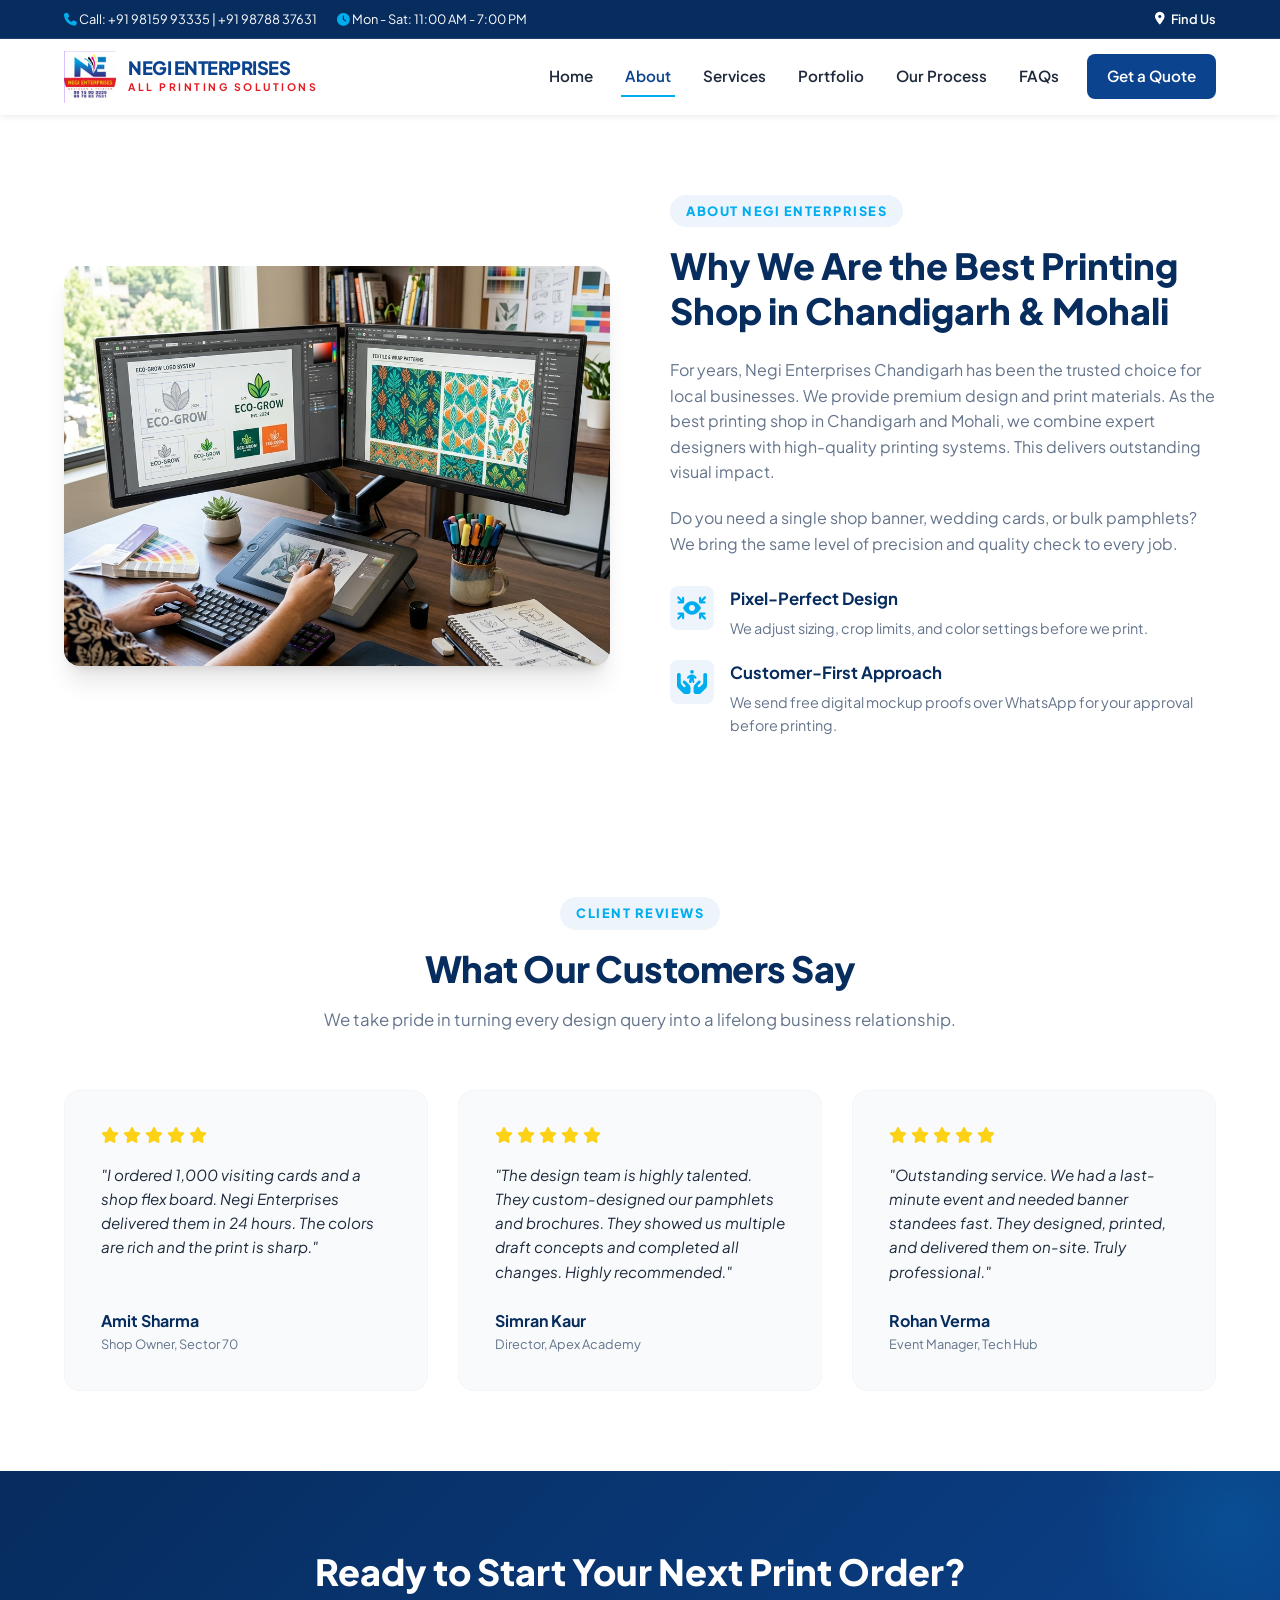
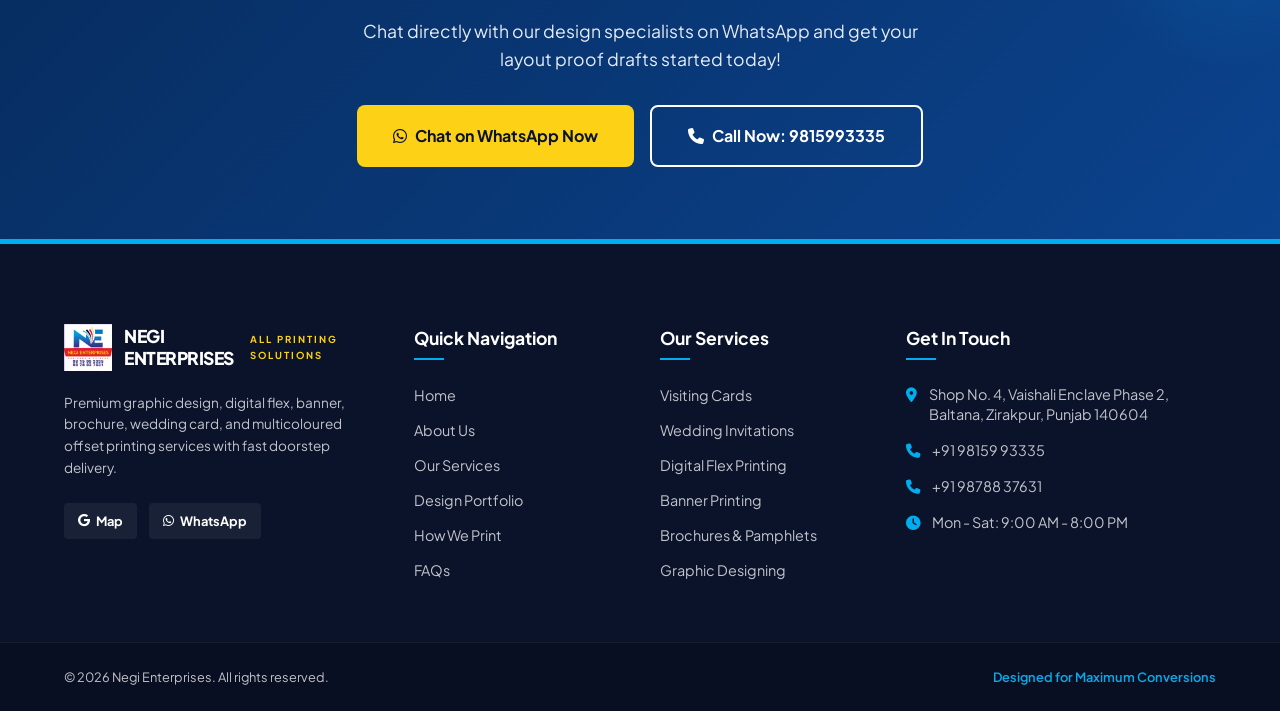
<file: about.html>
<!DOCTYPE html>
<html lang="en">
<head>
    <meta charset="UTF-8">
    <meta name="viewport" content="width=device-width, initial-scale=1.0">
    <title>About Us | Best Printing Shop in Chandigarh - Negi Enterprises</title>
    <link rel="icon" href="/assets/logo.ico?v=2" type="image/x-icon">
    <link rel="shortcut icon" href="/assets/logo.ico?v=2" type="image/x-icon">
    <link rel="icon" type="image/png" href="/assets/logo.png?v=2">
    
    <!-- SEO Meta Tags -->
    <meta name="description" content="About Negi Enterprises Chandigarh: The best printing shop in Chandigarh & Mohali. We offer premium graphic design, visiting cards, flex banners & offset press.">
    <meta name="keywords" content="best printing shop in chandigarh, Negi Enterprises Chandigarh, about negi enterprises, printing services mohali, graphic designers chandigarh, printing shop zirakpur">
    <meta name="author" content="Negi Enterprises">

    <!-- Open Graph / Facebook -->
    <meta property="og:type" content="website">
    <meta property="og:title" content="About Us | Best Printing Shop in Chandigarh - Negi Enterprises">
    <meta property="og:description" content="About Negi Enterprises Chandigarh: The best printing shop in Chandigarh & Mohali. We offer premium graphic design, visiting cards, flex banners & offset press.">
    <meta property="og:image" content="/assets/logo.png">

    <!-- Google Fonts -->
    <link rel="preconnect" href="https://fonts.googleapis.com">
    <link rel="preconnect" href="https://fonts.gstatic.com" crossorigin>
    <link href="https://fonts.googleapis.com/css2?family=Plus+Jakarta+Sans:wght@300;400;500;600;700;800&display=swap" rel="stylesheet">
    
    <!-- Font Awesome Icons -->
    <link rel="stylesheet" href="https://cdnjs.cloudflare.com/ajax/libs/font-awesome/6.4.0/css/all.min.css">
    
    <!-- Custom CSS -->
    <link rel="stylesheet" href="/index.css">
</head>
<body>

    <!-- Top Info Bar -->
    <div class="top-bar">
        <div class="container top-bar-content">
            <div class="top-info">
                <span><i class="fa-solid fa-phone"></i> Call: <a href="tel:+919815993335">+91 98159 93335</a> | <a href="tel:+919878837631">+91 98788 37631</a></span>
                <span><i class="fa-solid fa-clock"></i> Mon - Sat: 11:00 AM - 7:00 PM</span>
            </div>
            <div class="top-socials">
                <a href="https://maps.app.goo.gl/CUWKExjAv3d88imi9" target="_blank" aria-label="Find us on Google Maps"><i class="fa-solid fa-location-dot"></i> Find Us</a>
            </div>
        </div>
    </div>

    <!-- Header / Navbar -->
    <header class="header">
        <div class="container navbar">
            <a href="/" class="logo-area" aria-label="Negi Enterprises Home">
                <img src="/assets/logo.png" alt="Negi Enterprises Chandigarh Logo - Best printing shop in Chandigarh" class="logo-img">
                <div class="logo-text">
                    <span class="brand-name">NEGI ENTERPRISES</span>
                    <span class="brand-tagline">ALL PRINTING SOLUTIONS</span>
                </div>
            </a>

            <button class="menu-toggle" id="menuToggle" aria-label="Toggle Navigation Menu">
                <i class="fa-solid fa-bars-staggered"></i>
            </button>

            <nav class="nav-links" id="navLinks">
                <a href="/" class="nav-item">Home</a>
                <a href="/about" class="nav-item active">About</a>
                <a href="/services" class="nav-item">Services</a>
                <a href="/portfolio" class="nav-item">Portfolio</a>
                <a href="/process" class="nav-item">Our Process</a>
                <a href="/faqs" class="nav-item">FAQs</a>
                <a href="/contact" class="nav-item nav-cta">Get a Quote</a>
            </nav>
        </div>
    </header>

    <!-- Mobile Sticky Floating CTAs -->
    <div class="mobile-sticky-ctas">
        <a href="tel:+919815993335" class="sticky-btn sticky-call" aria-label="Call Now">
            <i class="fa-solid fa-phone"></i> Call Now
        </a>
        <a href="https://wa.me/919815993335?text=Hello%20Negi%20Enterprises%2C%20I%20am%20interested%20in%20your%20printing%20and%20design%20services.%20Please%20guide%20me." target="_blank" class="sticky-btn sticky-whatsapp" aria-label="Inquire on WhatsApp">
            <i class="fa-brands fa-whatsapp"></i> WhatsApp Now
        </a>
    </div>

    <main>
        <!-- About Us Section -->
        <section id="about" class="about-section" style="padding-top: 80px;">
            <div class="container about-grid">
                <div class="about-visual">
                    <img src="/assets/portfolio/graphic-design.png" alt="Graphic designing workspace setup at Negi Enterprises Chandigarh - best printing shop in Chandigarh" class="about-img">
                </div>
                <div class="about-content">
                    <span class="sub-heading">About Negi Enterprises</span>
                    <h1>Why We Are the Best Printing Shop in Chandigarh & Mohali</h1>
                    <p>For years, Negi Enterprises Chandigarh has been the trusted choice for local businesses. We provide premium design and print materials. As the best printing shop in Chandigarh and Mohali, we combine expert designers with high-quality printing systems. This delivers outstanding visual impact.</p>
                    
                    <p>Do you need a single shop banner, wedding cards, or bulk pamphlets? We bring the same level of precision and quality check to every job.</p>
                    
                    <div class="about-features">
                        <div class="about-feat-item">
                            <i class="fa-solid fa-arrows-to-eye"></i>
                            <div>
                                <h4>Pixel-Perfect Design</h4>
                                <p>We adjust sizing, crop limits, and color settings before we print.</p>
                            </div>
                        </div>
                        <div class="about-feat-item">
                            <i class="fa-solid fa-hands-holding-child"></i>
                            <div>
                                <h4>Customer-First Approach</h4>
                                <p>We send free digital mockup proofs over WhatsApp for your approval before printing.</p>
                            </div>
                        </div>
                    </div>
                </div>
            </div>
        </section>

        <!-- Testimonials Section -->
        <section class="testimonials-section">
            <div class="container">
                <div class="section-header text-center">
                    <span class="sub-heading">Client Reviews</span>
                    <h2>What Our Customers Say</h2>
                    <p class="section-description">We take pride in turning every design query into a lifelong business relationship.</p>
                </div>

                <div class="testimonials-grid">
                    <!-- Testimonial 1 -->
                    <div class="testimonial-card">
                        <div class="client-rating">
                            <i class="fa-solid fa-star"></i>
                            <i class="fa-solid fa-star"></i>
                            <i class="fa-solid fa-star"></i>
                            <i class="fa-solid fa-star"></i>
                            <i class="fa-solid fa-star"></i>
                        </div>
                        <p class="review-text">"I ordered 1,000 visiting cards and a shop flex board. Negi Enterprises delivered them in 24 hours. The colors are rich and the print is sharp."</p>
                        <div class="client-meta">
                            <h4>Amit Sharma</h4>
                            <p>Shop Owner, Sector 70</p>
                        </div>
                    </div>

                    <!-- Testimonial 2 -->
                    <div class="testimonial-card">
                        <div class="client-rating">
                            <i class="fa-solid fa-star"></i>
                            <i class="fa-solid fa-star"></i>
                            <i class="fa-solid fa-star"></i>
                            <i class="fa-solid fa-star"></i>
                            <i class="fa-solid fa-star"></i>
                        </div>
                        <p class="review-text">"The design team is highly talented. They custom-designed our pamphlets and brochures. They showed us multiple draft concepts and completed all changes. Highly recommended."</p>
                        <div class="client-meta">
                            <h4>Simran Kaur</h4>
                            <p>Director, Apex Academy</p>
                        </div>
                    </div>

                    <!-- Testimonial 3 -->
                    <div class="testimonial-card">
                        <div class="client-rating">
                            <i class="fa-solid fa-star"></i>
                            <i class="fa-solid fa-star"></i>
                            <i class="fa-solid fa-star"></i>
                            <i class="fa-solid fa-star"></i>
                            <i class="fa-solid fa-star"></i>
                        </div>
                        <p class="review-text">"Outstanding service. We had a last-minute event and needed banner standees fast. They designed, printed, and delivered them on-site. Truly professional."</p>
                        <div class="client-meta">
                            <h4>Rohan Verma</h4>
                            <p>Event Manager, Tech Hub</p>
                        </div>
                    </div>
                </div>
            </div>
        </section>

        <!-- Final CTA banner -->
        <section class="final-cta-section">
            <div class="container text-center">
                <h2>Ready to Start Your Next Print Order?</h2>
                <p>Chat directly with our design specialists on WhatsApp and get your layout proof drafts started today!</p>
                <div class="cta-actions">
                    <a href="https://wa.me/919815993335?text=Hello%20Negi%20Enterprises%2C%20I%20want%20to%20start%20a%20new%20printing%20order." target="_blank" class="btn btn-yellow btn-large">
                        <i class="fa-brands fa-whatsapp"></i> Chat on WhatsApp Now
                    </a>
                    <a href="tel:+919815993335" class="btn btn-outline-white btn-large">
                        <i class="fa-solid fa-phone"></i> Call Now: 9815993335
                    </a>
                </div>
            </div>
        </section>
    </main>

    <!-- Footer -->
    <footer class="footer">
        <div class="container footer-grid">
            <div class="footer-brand-col">
                <a href="/" class="logo-area">
                    <img src="/assets/logo.png" alt="Negi Enterprises Chandigarh Footer Logo - Best printing shop in Chandigarh" class="footer-logo">
                    <div class="footer-brand-name">NEGI ENTERPRISES</div>
                    <div class="footer-brand-tag">ALL PRINTING SOLUTIONS</div>
                </a>
                <p class="footer-desc">Premium graphic design, digital flex, banner, brochure, wedding card, and multicoloured offset printing services with fast doorstep delivery.</p>
                <div class="footer-social-links">
                    <a href="https://maps.app.goo.gl/CUWKExjAv3d88imi9" target="_blank" aria-label="Google Maps Business Location"><i class="fa-brands fa-google"></i> Map</a>
                    <a href="https://wa.me/919815993335" target="_blank" aria-label="WhatsApp Support Channel"><i class="fa-brands fa-whatsapp"></i> WhatsApp</a>
                </div>
            </div>

            <div class="footer-links-col">
                <h3>Quick Navigation</h3>
                <ul class="footer-links">
                    <li><a href="/">Home</a></li>
                    <li><a href="/about">About Us</a></li>
                    <li><a href="/services">Our Services</a></li>
                    <li><a href="/portfolio">Design Portfolio</a></li>
                    <li><a href="/process">How We Print</a></li>
                    <li><a href="/faqs">FAQs</a></li>
                </ul>
            </div>

            <div class="footer-links-col">
                <h3>Our Services</h3>
                <ul class="footer-links">
                    <li><a href="/services">Visiting Cards</a></li>
                    <li><a href="/services">Wedding Invitations</a></li>
                    <li><a href="/services">Digital Flex Printing</a></li>
                    <li><a href="/services">Banner Printing</a></li>
                    <li><a href="/services">Brochures & Pamphlets</a></li>
                    <li><a href="/services">Graphic Designing</a></li>
                </ul>
            </div>

            <div class="footer-contact-col">
                <h3>Get In Touch</h3>
                <ul class="footer-contact-info">
                    <li><i class="fa-solid fa-location-dot"></i>Shop No. 4, Vaishali Enclave Phase 2, Baltana, Zirakpur, Punjab 140604</li>
                    <li><i class="fa-solid fa-phone"></i> +91 98159 93335</li>
                    <li><i class="fa-solid fa-phone"></i> +91 98788 37631</li>
                    <li><i class="fa-solid fa-clock"></i> Mon - Sat: 9:00 AM - 8:00 PM</li>
                </ul>
            </div>
        </div>

        <div class="footer-bottom">
            <div class="container footer-bottom-content">
                <p>&copy; 2026 Negi Enterprises. All rights reserved.</p>
                <p class="designed-by">Designed for Maximum Conversions</p>
            </div>
        </div>
    </footer>

    <!-- Custom JS -->
    <script src="/index.js"></script>
</body>
</html>
</file>
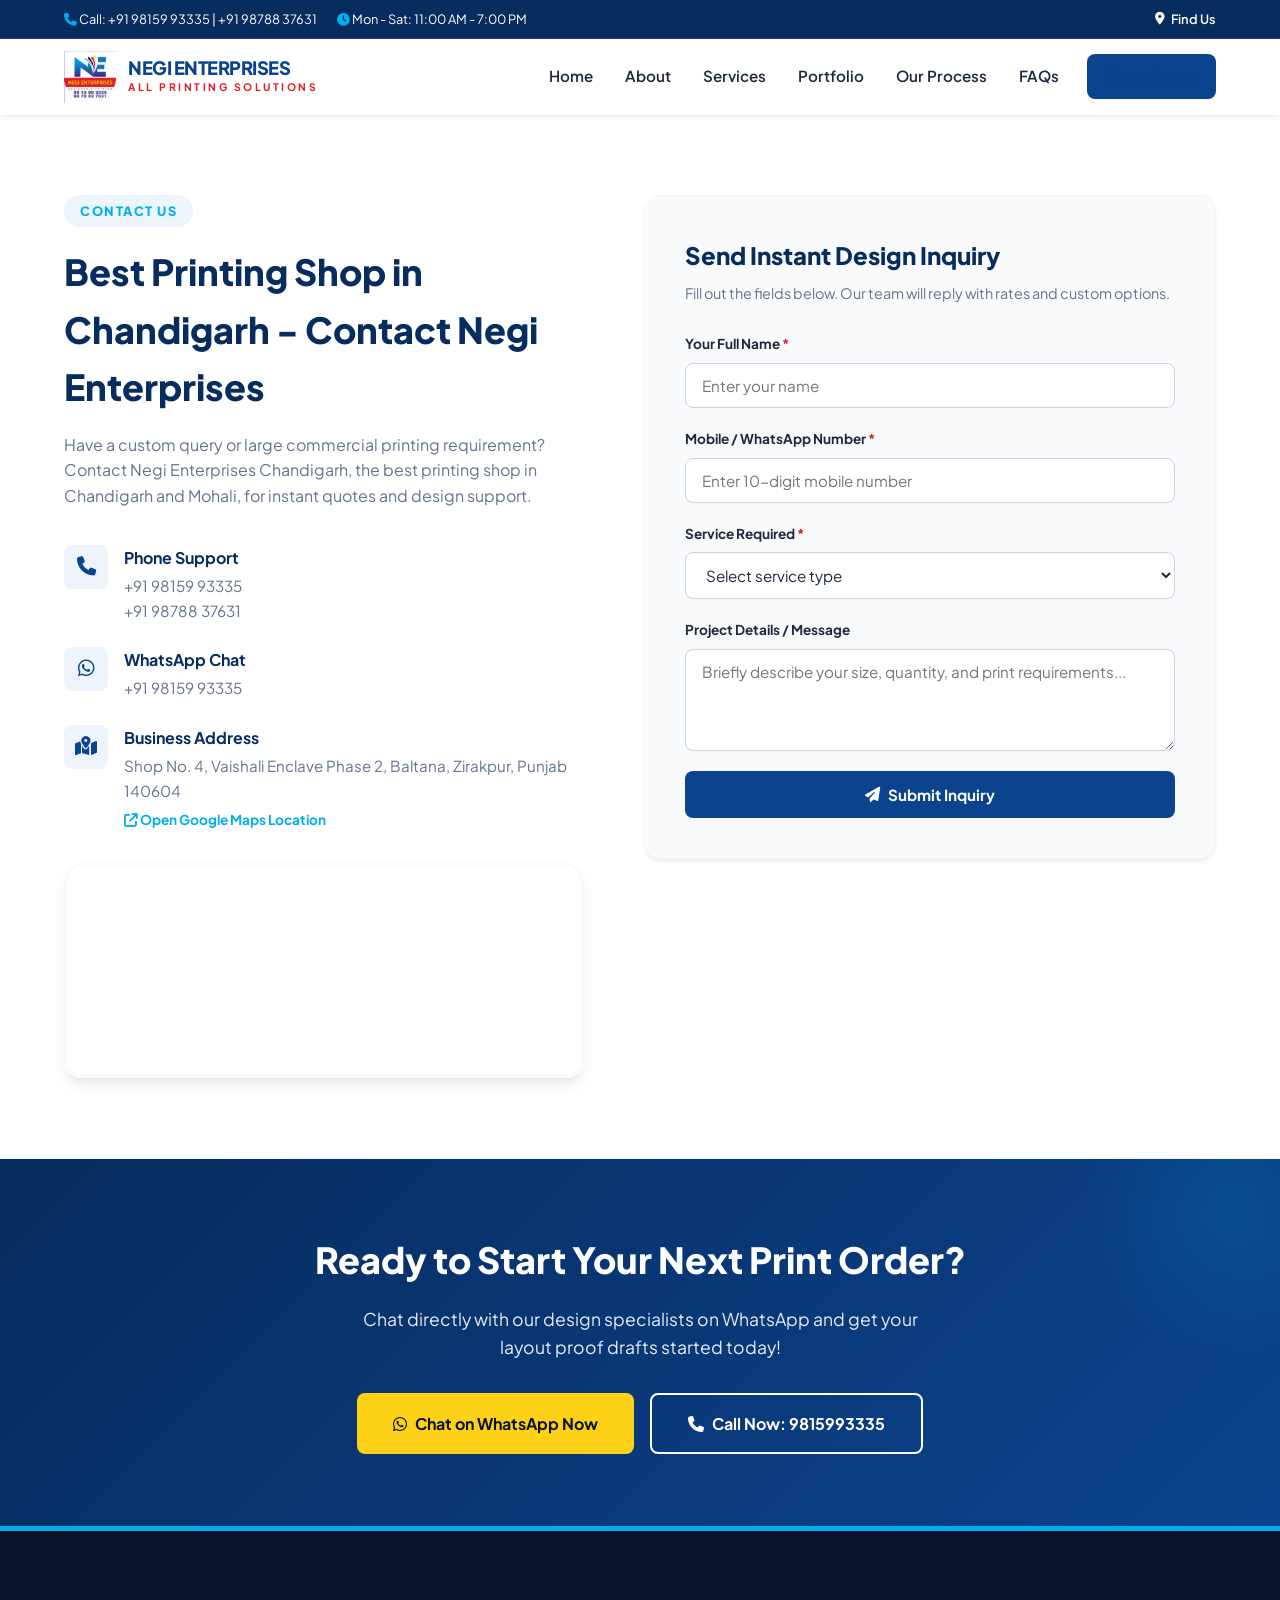
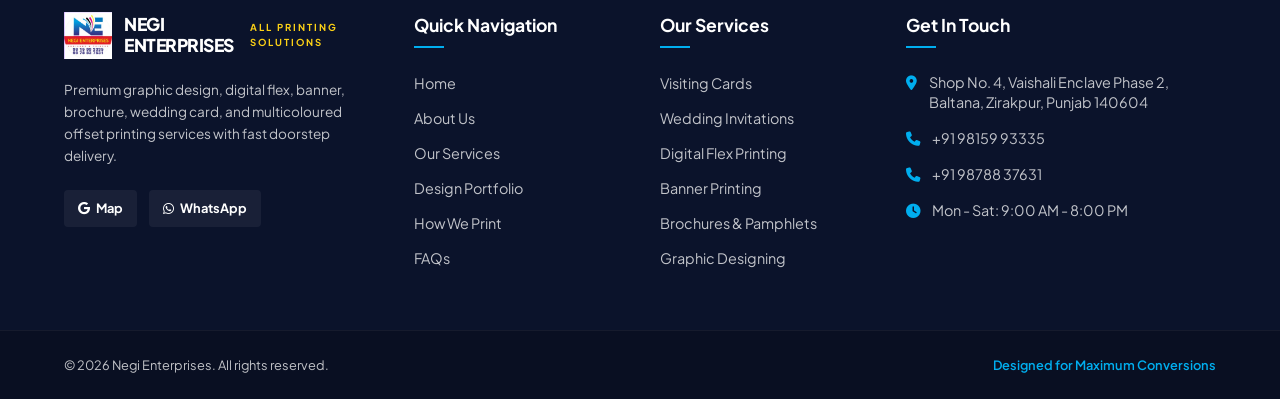
<file: contact.html>
<!DOCTYPE html>
<html lang="en">
<head>
    <meta charset="UTF-8">
    <meta name="viewport" content="width=device-width, initial-scale=1.0">
    <title>Contact Us & Get a Quote | Best Printing Shop in Chandigarh - Negi Enterprises</title>
    <link rel="icon" href="/assets/logo.ico?v=2" type="image/x-icon">
    <link rel="shortcut icon" href="/assets/logo.ico?v=2" type="image/x-icon">
    <link rel="icon" type="image/png" href="/assets/logo.png?v=2">
    
    <!-- SEO Meta Tags -->
    <meta name="description" content="Contact Negi Enterprises Chandigarh, the best printing shop in Chandigarh & Mohali. Get quotes for visiting cards, wedding cards, banners & offset prints.">
    <meta name="keywords" content="best printing shop in chandigarh, Negi Enterprises Chandigarh, contact printing shop, custom price quote, print shop zirakpur, business cards quote, flex banner quote mohali">
    <meta name="author" content="Negi Enterprises">

    <!-- Open Graph / Facebook -->
    <meta property="og:type" content="website">
    <meta property="og:title" content="Contact Us & Get a Quote | Best Printing Shop in Chandigarh - Negi Enterprises">
    <meta property="og:description" content="Contact Negi Enterprises Chandigarh, the best printing shop in Chandigarh & Mohali. Get quotes for visiting cards, wedding cards, banners & offset prints.">
    <meta property="og:image" content="/assets/logo.png">

    <!-- Google Fonts -->
    <link rel="preconnect" href="https://fonts.googleapis.com">
    <link rel="preconnect" href="https://fonts.gstatic.com" crossorigin>
    <link href="https://fonts.googleapis.com/css2?family=Plus+Jakarta+Sans:wght@300;400;500;600;700;800&display=swap" rel="stylesheet">
    
    <!-- Font Awesome Icons -->
    <link rel="stylesheet" href="https://cdnjs.cloudflare.com/ajax/libs/font-awesome/6.4.0/css/all.min.css">
    
    <!-- Custom CSS -->
    <link rel="stylesheet" href="/index.css">
</head>
<body>

    <!-- Top Info Bar -->
    <div class="top-bar">
        <div class="container top-bar-content">
            <div class="top-info">
                <span><i class="fa-solid fa-phone"></i> Call: <a href="tel:+919815993335">+91 98159 93335</a> | <a href="tel:+919878837631">+91 98788 37631</a></span>
                <span><i class="fa-solid fa-clock"></i> Mon - Sat: 11:00 AM - 7:00 PM</span>
            </div>
            <div class="top-socials">
                <a href="https://maps.app.goo.gl/CUWKExjAv3d88imi9" target="_blank" aria-label="Find us on Google Maps"><i class="fa-solid fa-location-dot"></i> Find Us</a>
            </div>
        </div>
    </div>

    <!-- Header / Navbar -->
    <header class="header">
        <div class="container navbar">
            <a href="/" class="logo-area" aria-label="Negi Enterprises Home">
                <img src="/assets/logo.png" alt="Negi Enterprises Chandigarh Logo - Best printing shop in Chandigarh" class="logo-img">
                <div class="logo-text">
                    <span class="brand-name">NEGI ENTERPRISES</span>
                    <span class="brand-tagline">ALL PRINTING SOLUTIONS</span>
                </div>
            </a>

            <button class="menu-toggle" id="menuToggle" aria-label="Toggle Navigation Menu">
                <i class="fa-solid fa-bars-staggered"></i>
            </button>

            <nav class="nav-links" id="navLinks">
                <a href="/" class="nav-item">Home</a>
                <a href="/about" class="nav-item">About</a>
                <a href="/services" class="nav-item">Services</a>
                <a href="/portfolio" class="nav-item">Portfolio</a>
                <a href="/process" class="nav-item">Our Process</a>
                <a href="/faqs" class="nav-item">FAQs</a>
                <a href="/contact" class="nav-item nav-cta active">Get a Quote</a>
            </nav>
        </div>
    </header>

    <!-- Mobile Sticky Floating CTAs -->
    <div class="mobile-sticky-ctas">
        <a href="tel:+919815993335" class="sticky-btn sticky-call" aria-label="Call Now">
            <i class="fa-solid fa-phone"></i> Call Now
        </a>
        <a href="https://wa.me/919815993335?text=Hello%20Negi%20Enterprises%2C%20I%20am%20interested%20in%20your%20printing%20and%20design%20services.%20Please%20guide%20me." target="_blank" class="sticky-btn sticky-whatsapp" aria-label="Inquire on WhatsApp">
            <i class="fa-brands fa-whatsapp"></i> WhatsApp Now
        </a>
    </div>

    <main>
        <!-- Contact Form & Map Section -->
        <section id="contact" class="contact-section" style="padding-top: 80px;">
            <div class="container contact-grid">
                <div class="contact-info-panel">
                    <span class="sub-heading">Contact Us</span>
                    <h1>Best Printing Shop in Chandigarh - Contact Negi Enterprises</h1>
                    <p>Have a custom query or large commercial printing requirement? Contact Negi Enterprises Chandigarh, the best printing shop in Chandigarh and Mohali, for instant quotes and design support.</p>
                    
                    <div class="contact-details-list">
                        <div class="c-info-item">
                            <div class="c-icon"><i class="fa-solid fa-phone"></i></div>
                            <div>
                                <h4>Phone Support</h4>
                                <p><a href="tel:+919815993335">+91 98159 93335</a></p>
                                <p><a href="tel:+919878837631">+91 98788 37631</a></p>
                            </div>
                        </div>

                        <div class="c-info-item">
                            <div class="c-icon"><i class="fa-brands fa-whatsapp"></i></div>
                            <div>
                                <h4>WhatsApp Chat</h4>
                                <p><a href="https://wa.me/919815993335?text=Hello%20Negi%20Enterprises%2C%20I%20have%20an%20urgent%20printing%20inquiry." target="_blank">+91 98159 93335</a></p>
                            </div>
                        </div>

                        <div class="c-info-item">
                            <div class="c-icon"><i class="fa-solid fa-map-location-dot"></i></div>
                            <div>
                                <h4>Business Address</h4>
                                <p>Shop No. 4, Vaishali Enclave Phase 2, Baltana, Zirakpur, Punjab 140604</p>
                                <p class="maps-hint"><a href="https://maps.app.goo.gl/CUWKExjAv3d88imi9" target="_blank"><i class="fa-solid fa-arrow-up-right-from-square"></i> Open Google Maps Location</a></p>
                            </div>
                        </div>
                    </div>

                    <!-- Small Map Embed Preview (using styled iframe mapping) -->
                    <div class="map-embed-wrapper">
                        <!-- Standard styled iframe referencing Baltana area for maps visual -->
                        <iframe 
                            src="https://www.google.com/maps/embed?pb=!1m14!1m8!1m3!1d21016.64896237625!2d76.8166566!3d30.6821262!3m2!1i1024!2i768!4f13.1!3m3!1m2!1s0x390fecaaa532eced%3A0xfe0d0b9819bdfbf6!2sNegi%20Enterprises%20FLEX%20BOARD%20%26%20PRINTING%20WORK!5e1!3m2!1sen!2sin!4v1781521837638!5m2!1sen!2sin" 
                            width="100%" 
                            height="200" 
                            style="border:0; border-radius:10px;" 
                            allowfullscreen="" 
                            loading="lazy" 
                            referrerpolicy="no-referrer-when-downgrade"
                            title="Negi Enterprises Google Map Location">
                        </iframe>
                    </div>
                </div>

                <div class="contact-form-panel">
                    <h3>Send Instant Design Inquiry</h3>
                    <p class="form-sub">Fill out the fields below. Our team will reply with rates and custom options.</p>
                    
                    <form id="quoteForm" class="quote-form">
                        <div class="form-group">
                            <label for="clientName">Your Full Name <span class="required">*</span></label>
                            <input type="text" id="clientName" placeholder="Enter your name" required>
                        </div>
                        
                        <div class="form-group">
                            <label for="clientPhone">Mobile / WhatsApp Number <span class="required">*</span></label>
                            <input type="tel" id="clientPhone" placeholder="Enter 10-digit mobile number" pattern="[0-9]{10}" required>
                        </div>

                        <div class="form-group">
                            <label for="serviceType">Service Required <span class="required">*</span></label>
                            <select id="serviceType" required>
                                <option value="" disabled selected>Select service type</option>
                                <option value="Visiting Cards">Visiting Cards Printing</option>
                                <option value="Wedding Cards">Wedding Cards Printing</option>
                                <option value="Digital Flex Banner">Digital Flex Banner Printing</option>
                                <option value="Pamphlets & Flyers">Pamphlets & Flyers Printing</option>
                                <option value="Brochures / Catalogues">Brochures & Catalogues</option>
                                <option value="Graphic Designing">Custom Graphic Designing</option>
                                <option value="Bulk Offset Printing">Bulk Offset Printing</option>
                                <option value="Rubber & Sun Stamps">Rubber & Sun Stamps</option>
                                <option value="Mug Printing">Mug Printing</option>
                                <option value="T-Shirt Sublimation">T-Shirt Sublimation Printing</option>
                                <option value="Passport Size Photo">Passport Size Photo</option>
                                <option value="Magazine & Booklets">Magazine & Booklets Printing</option>
                                <option value="Sign Boards & LED">Sign Boards & LED Displays</option>
                                <option value="Other Design/Print">Other Print/Design Services</option>
                            </select>
                        </div>

                        <div class="form-group">
                            <label for="clientMessage">Project Details / Message</label>
                            <textarea id="clientMessage" rows="4" placeholder="Briefly describe your size, quantity, and print requirements..."></textarea>
                        </div>

                        <button type="submit" class="btn btn-primary btn-block">
                            <i class="fa-solid fa-paper-plane"></i> Submit Inquiry
                        </button>
                    </form>
                </div>
            </div>
        </section>

        <!-- Final CTA banner -->
        <section class="final-cta-section">
            <div class="container text-center">
                <h2>Ready to Start Your Next Print Order?</h2>
                <p>Chat directly with our design specialists on WhatsApp and get your layout proof drafts started today!</p>
                <div class="cta-actions">
                    <a href="https://wa.me/919815993335?text=Hello%20Negi%20Enterprises%2C%20I%20want%20to%20start%20a%20new%20printing%20order." target="_blank" class="btn btn-yellow btn-large">
                        <i class="fa-brands fa-whatsapp"></i> Chat on WhatsApp Now
                    </a>
                    <a href="tel:+919815993335" class="btn btn-outline-white btn-large">
                        <i class="fa-solid fa-phone"></i> Call Now: 9815993335
                    </a>
                </div>
            </div>
        </section>
    </main>

    <!-- Footer -->
    <footer class="footer">
        <div class="container footer-grid">
            <div class="footer-brand-col">
                <a href="/" class="logo-area">
                    <img src="/assets/logo.png" alt="Negi Enterprises Chandigarh Footer Logo - Best printing shop in Chandigarh" class="footer-logo">
                    <div class="footer-brand-name">NEGI ENTERPRISES</div>
                    <div class="footer-brand-tag">ALL PRINTING SOLUTIONS</div>
                </a>
                <p class="footer-desc">Premium graphic design, digital flex, banner, brochure, wedding card, and multicoloured offset printing services with fast doorstep delivery.</p>
                <div class="footer-social-links">
                    <a href="https://maps.app.goo.gl/CUWKExjAv3d88imi9" target="_blank" aria-label="Google Maps Business Location"><i class="fa-brands fa-google"></i> Map</a>
                    <a href="https://wa.me/919815993335" target="_blank" aria-label="WhatsApp Support Channel"><i class="fa-brands fa-whatsapp"></i> WhatsApp</a>
                </div>
            </div>

            <div class="footer-links-col">
                <h3>Quick Navigation</h3>
                <ul class="footer-links">
                    <li><a href="/">Home</a></li>
                    <li><a href="/about">About Us</a></li>
                    <li><a href="/services">Our Services</a></li>
                    <li><a href="/portfolio">Design Portfolio</a></li>
                    <li><a href="/process">How We Print</a></li>
                    <li><a href="/faqs">FAQs</a></li>
                </ul>
            </div>

            <div class="footer-links-col">
                <h3>Our Services</h3>
                <ul class="footer-links">
                    <li><a href="/services">Visiting Cards</a></li>
                    <li><a href="/services">Wedding Invitations</a></li>
                    <li><a href="/services">Digital Flex Printing</a></li>
                    <li><a href="/services">Banner Printing</a></li>
                    <li><a href="/services">Brochures & Pamphlets</a></li>
                    <li><a href="/services">Graphic Designing</a></li>
                </ul>
            </div>

            <div class="footer-contact-col">
                <h3>Get In Touch</h3>
                <ul class="footer-contact-info">
                    <li><i class="fa-solid fa-location-dot"></i>Shop No. 4, Vaishali Enclave Phase 2, Baltana, Zirakpur, Punjab 140604</li>
                    <li><i class="fa-solid fa-phone"></i> +91 98159 93335</li>
                    <li><i class="fa-solid fa-phone"></i> +91 98788 37631</li>
                    <li><i class="fa-solid fa-clock"></i> Mon - Sat: 9:00 AM - 8:00 PM</li>
                </ul>
            </div>
        </div>

        <div class="footer-bottom">
            <div class="container footer-bottom-content">
                <p>&copy; 2026 Negi Enterprises. All rights reserved.</p>
                <p class="designed-by">Designed for Maximum Conversions</p>
            </div>
        </div>
    </footer>

    <!-- Form Success Modal Dialog -->
    <div class="modal-backdrop" id="successModal">
        <div class="modal-card">
            <div class="modal-icon"><i class="fa-solid fa-circle-check"></i></div>
            <h2>Inquiry Sent Successfully!</h2>
            <p>Thank you, <span id="modalClientName">Customer</span>. We have registered your print request for <strong id="modalServiceType">Service</strong>.</p>
            <p class="modal-redirect-hint">To speed up processing, click the button below to forward your details directly to our WhatsApp support team.</p>
            
            <div class="modal-actions">
                <button class="btn btn-whatsapp-modal" id="modalRedirectBtn">
                    <i class="fa-brands fa-whatsapp"></i> Chat on WhatsApp Now
                </button>
                <button class="btn btn-close-modal" id="modalCloseBtn">Close</button>
            </div>
        </div>
    </div>

    <!-- Custom JS -->
    <script src="/index.js"></script>
</body>
</html>
</file>
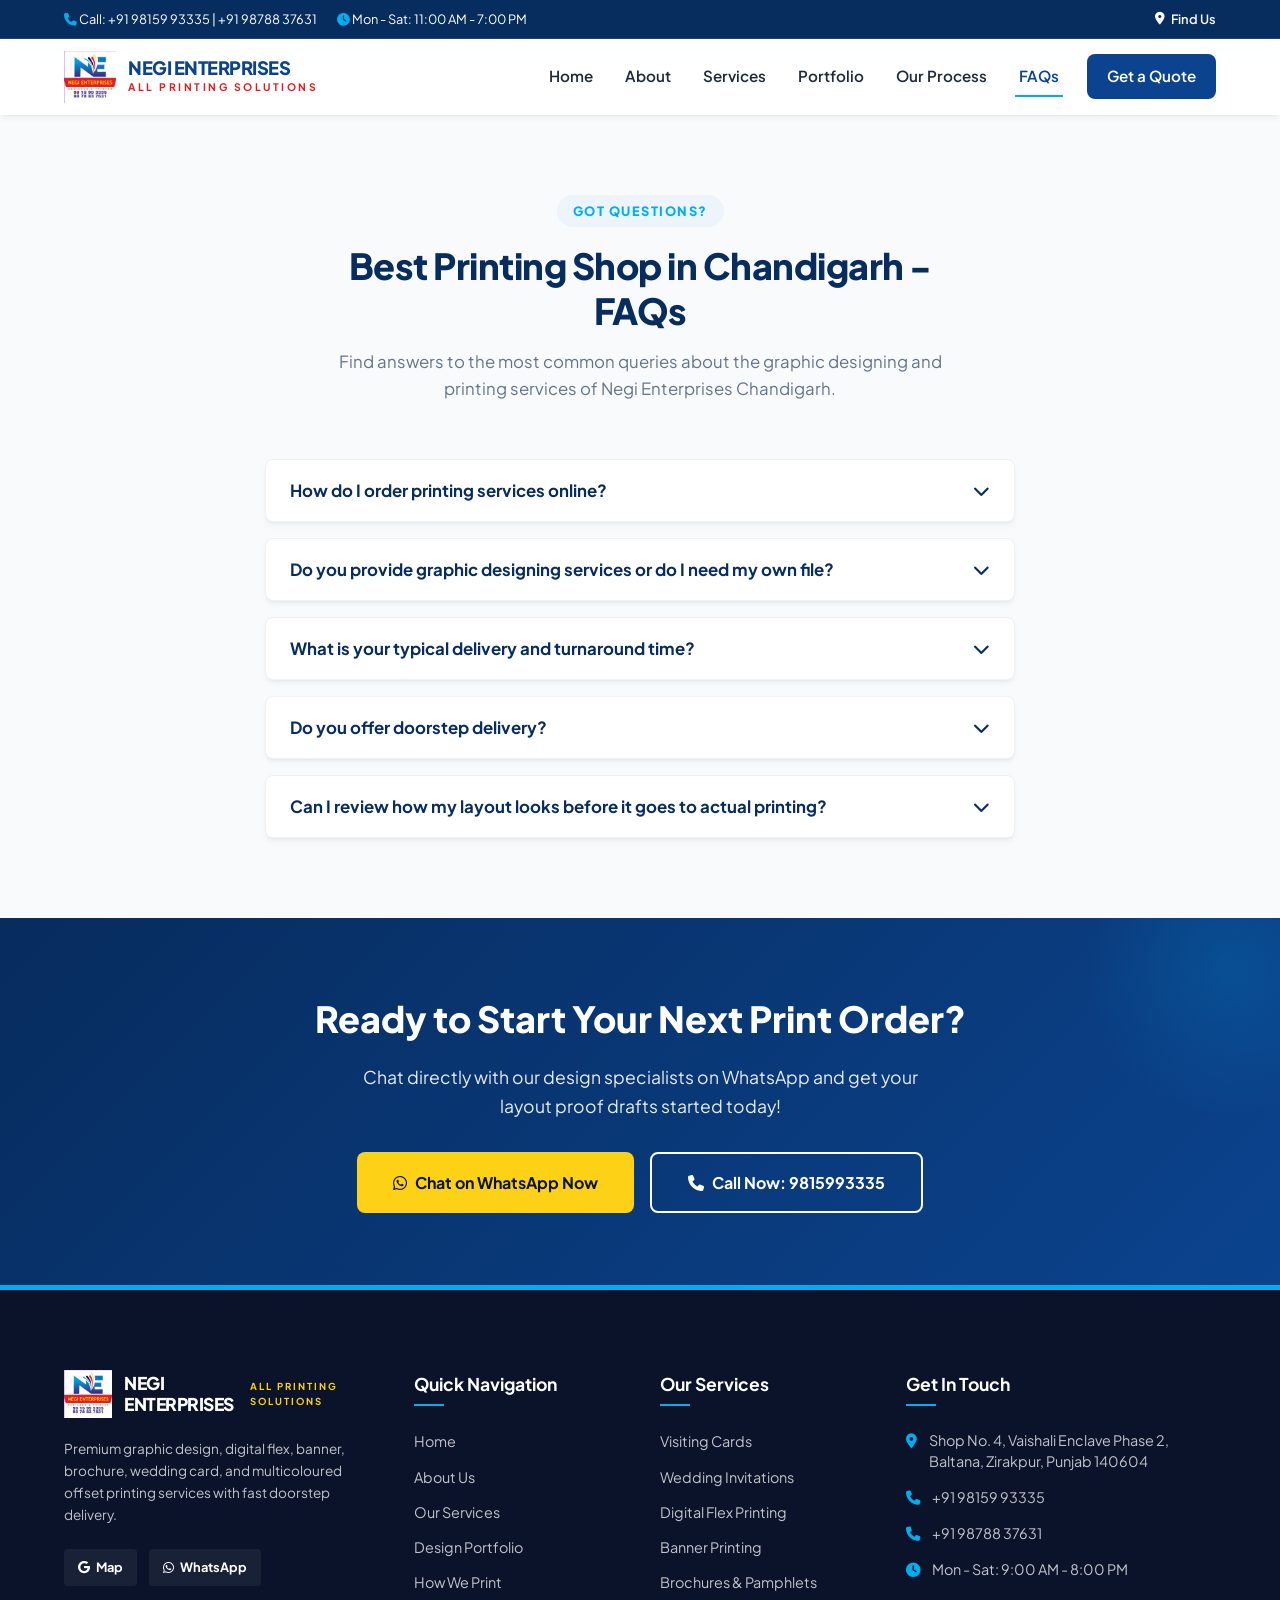
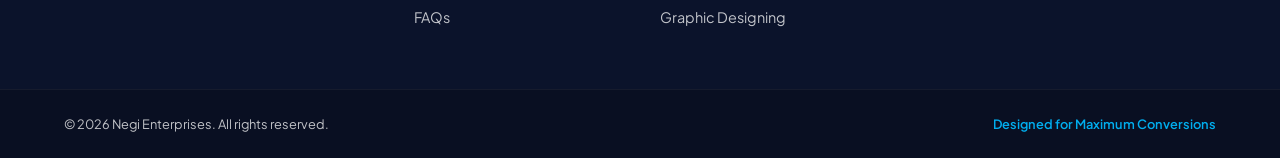
<file: faqs.html>
<!DOCTYPE html>
<html lang="en">
<head>
    <meta charset="UTF-8">
    <meta name="viewport" content="width=device-width, initial-scale=1.0">
    <title>FAQs | Best Printing Shop in Chandigarh - Negi Enterprises</title>
    <link rel="icon" href="/assets/logo.ico?v=2" type="image/x-icon">
    <link rel="shortcut icon" href="/assets/logo.ico?v=2" type="image/x-icon">
    <link rel="icon" type="image/png" href="/assets/logo.png?v=2">
    
    <!-- SEO Meta Tags -->
    <meta name="description" content="FAQs for Negi Enterprises Chandigarh: Get answers about our graphic design, digital flex banner printing, visiting cards, bulk offset press rates & delivery.">
    <meta name="keywords" content="best printing shop in chandigarh, Negi Enterprises Chandigarh, printing FAQs, graphic design turnaround, doorstep delivery mohali, draft proofs approval">
    <meta name="author" content="Negi Enterprises">

    <!-- Open Graph / Facebook -->
    <meta property="og:type" content="website">
    <meta property="og:title" content="FAQs | Best Printing Shop in Chandigarh - Negi Enterprises">
    <meta property="og:description" content="FAQs for Negi Enterprises Chandigarh: Get answers about our graphic design, digital flex banner printing, visiting cards, bulk offset press rates & delivery.">
    <meta property="og:image" content="/assets/logo.png">

    <!-- Google Fonts -->
    <link rel="preconnect" href="https://fonts.googleapis.com">
    <link rel="preconnect" href="https://fonts.gstatic.com" crossorigin>
    <link href="https://fonts.googleapis.com/css2?family=Plus+Jakarta+Sans:wght@300;400;500;600;700;800&display=swap" rel="stylesheet">
    
    <!-- Font Awesome Icons -->
    <link rel="stylesheet" href="https://cdnjs.cloudflare.com/ajax/libs/font-awesome/6.4.0/css/all.min.css">
    
    <!-- Custom CSS -->
    <link rel="stylesheet" href="/index.css">
</head>
<body>

    <!-- Top Info Bar -->
    <div class="top-bar">
        <div class="container top-bar-content">
            <div class="top-info">
                <span><i class="fa-solid fa-phone"></i> Call: <a href="tel:+919815993335">+91 98159 93335</a> | <a href="tel:+919878837631">+91 98788 37631</a></span>
                <span><i class="fa-solid fa-clock"></i> Mon - Sat: 11:00 AM - 7:00 PM</span>
            </div>
            <div class="top-socials">
                <a href="https://maps.app.goo.gl/CUWKExjAv3d88imi9" target="_blank" aria-label="Find us on Google Maps"><i class="fa-solid fa-location-dot"></i> Find Us</a>
            </div>
        </div>
    </div>

    <!-- Header / Navbar -->
    <header class="header">
        <div class="container navbar">
            <a href="/" class="logo-area" aria-label="Negi Enterprises Home">
                <img src="/assets/logo.png" alt="Negi Enterprises Chandigarh Logo - Best printing shop in Chandigarh" class="logo-img">
                <div class="logo-text">
                    <span class="brand-name">NEGI ENTERPRISES</span>
                    <span class="brand-tagline">ALL PRINTING SOLUTIONS</span>
                </div>
            </a>

            <button class="menu-toggle" id="menuToggle" aria-label="Toggle Navigation Menu">
                <i class="fa-solid fa-bars-staggered"></i>
            </button>

            <nav class="nav-links" id="navLinks">
                <a href="/" class="nav-item">Home</a>
                <a href="/about" class="nav-item">About</a>
                <a href="/services" class="nav-item">Services</a>
                <a href="/portfolio" class="nav-item">Portfolio</a>
                <a href="/process" class="nav-item">Our Process</a>
                <a href="/faqs" class="nav-item active">FAQs</a>
                <a href="/contact" class="nav-item nav-cta">Get a Quote</a>
            </nav>
        </div>
    </header>

    <!-- Mobile Sticky Floating CTAs -->
    <div class="mobile-sticky-ctas">
        <a href="tel:+919815993335" class="sticky-btn sticky-call" aria-label="Call Now">
            <i class="fa-solid fa-phone"></i> Call Now
        </a>
        <a href="https://wa.me/919815993335?text=Hello%20Negi%20Enterprises%2C%20I%20am%20interested%20in%20your%20printing%20and%20design%20services.%20Please%20guide%20me." target="_blank" class="sticky-btn sticky-whatsapp" aria-label="Inquire on WhatsApp">
            <i class="fa-brands fa-whatsapp"></i> WhatsApp Now
        </a>
    </div>

    <main>
        <!-- FAQ Section -->
        <section id="faqs" class="faq-section" style="padding-top: 80px;">
            <div class="container">
                <div class="section-header text-center">
                    <span class="sub-heading">Got Questions?</span>
                    <h1>Best Printing Shop in Chandigarh - FAQs</h1>
                    <p class="section-description">Find answers to the most common queries about the graphic designing and printing services of Negi Enterprises Chandigarh.</p>
                </div>

                <div class="faq-accordion">
                    <!-- FAQ 1 -->
                    <div class="faq-item">
                        <button class="faq-question">
                            <span>How do I order printing services online?</span>
                            <span class="faq-icon"><i class="fa-solid fa-chevron-down"></i></span>
                        </button>
                        <div class="faq-answer">
                            <p>It is simple. Click any WhatsApp button to chat with us or fill out our form. Tell us the items you need, share sizes, and our team will quote rates. We start design layouts immediately.</p>
                        </div>
                    </div>

                    <!-- FAQ 2 -->
                    <div class="faq-item">
                        <button class="faq-question">
                            <span>Do you provide graphic designing services or do I need my own file?</span>
                            <span class="faq-icon"><i class="fa-solid fa-chevron-down"></i></span>
                        </button>
                        <div class="faq-answer">
                            <p>We do both. If you have design files, we check the quality for free and print them. If you do not have a design, our designers will build a custom layout for you.</p>
                        </div>
                    </div>

                    <!-- FAQ 3 -->
                    <div class="faq-item">
                        <button class="faq-question">
                            <span>What is your typical delivery and turnaround time?</span>
                            <span class="faq-icon"><i class="fa-solid fa-chevron-down"></i></span>
                        </button>
                        <div class="faq-answer">
                            <p>Digital Flex and Banner printing take 12 to 24 hours. Visiting Cards and offset items take 2 to 4 working days. This depends on quantity and styles.</p>
                        </div>
                    </div>

                    <!-- FAQ 4 -->
                    <div class="faq-item">
                        <button class="faq-question">
                            <span>Do you offer doorstep delivery?</span>
                            <span class="faq-icon"><i class="fa-solid fa-chevron-down"></i></span>
                        </button>
                        <div class="faq-answer">
                            <p>Yes. We offer doorstep delivery across Mohali, Chandigarh, and near areas. For bulk orders outside our zone, we use local courier services.</p>
                        </div>
                    </div>

                    <!-- FAQ 5 -->
                    <div class="faq-item">
                        <button class="faq-question">
                            <span>Can I review how my layout looks before it goes to actual printing?</span>
                            <span class="faq-icon"><i class="fa-solid fa-chevron-down"></i></span>
                        </button>
                        <div class="faq-answer">
                            <p>Absolutely. We never print without your greenlight. Once we complete the layout, we send digital proofs via WhatsApp or email. Printing starts after your approval.</p>
                        </div>
                    </div>
                </div>
            </div>
        </section>

        <!-- Final CTA banner -->
        <section class="final-cta-section">
            <div class="container text-center">
                <h2>Ready to Start Your Next Print Order?</h2>
                <p>Chat directly with our design specialists on WhatsApp and get your layout proof drafts started today!</p>
                <div class="cta-actions">
                    <a href="https://wa.me/919815993335?text=Hello%20Negi%20Enterprises%2C%20I%20want%20to%20start%20a%20new%20printing%20order." target="_blank" class="btn btn-yellow btn-large">
                        <i class="fa-brands fa-whatsapp"></i> Chat on WhatsApp Now
                    </a>
                    <a href="tel:+919815993335" class="btn btn-outline-white btn-large">
                        <i class="fa-solid fa-phone"></i> Call Now: 9815993335
                    </a>
                </div>
            </div>
        </section>
    </main>

    <!-- Footer -->
    <footer class="footer">
        <div class="container footer-grid">
            <div class="footer-brand-col">
                <a href="/" class="logo-area">
                    <img src="/assets/logo.png" alt="Negi Enterprises Chandigarh Footer Logo - Best printing shop in Chandigarh" class="footer-logo">
                    <div class="footer-brand-name">NEGI ENTERPRISES</div>
                    <div class="footer-brand-tag">ALL PRINTING SOLUTIONS</div>
                </a>
                <p class="footer-desc">Premium graphic design, digital flex, banner, brochure, wedding card, and multicoloured offset printing services with fast doorstep delivery.</p>
                <div class="footer-social-links">
                    <a href="https://maps.app.goo.gl/CUWKExjAv3d88imi9" target="_blank" aria-label="Google Maps Business Location"><i class="fa-brands fa-google"></i> Map</a>
                    <a href="https://wa.me/919815993335" target="_blank" aria-label="WhatsApp Support Channel"><i class="fa-brands fa-whatsapp"></i> WhatsApp</a>
                </div>
            </div>

            <div class="footer-links-col">
                <h3>Quick Navigation</h3>
                <ul class="footer-links">
                    <li><a href="/">Home</a></li>
                    <li><a href="/about">About Us</a></li>
                    <li><a href="/services">Our Services</a></li>
                    <li><a href="/portfolio">Design Portfolio</a></li>
                    <li><a href="/process">How We Print</a></li>
                    <li><a href="/faqs">FAQs</a></li>
                </ul>
            </div>

            <div class="footer-links-col">
                <h3>Our Services</h3>
                <ul class="footer-links">
                    <li><a href="/services">Visiting Cards</a></li>
                    <li><a href="/services">Wedding Invitations</a></li>
                    <li><a href="/services">Digital Flex Printing</a></li>
                    <li><a href="/services">Banner Printing</a></li>
                    <li><a href="/services">Brochures & Pamphlets</a></li>
                    <li><a href="/services">Graphic Designing</a></li>
                </ul>
            </div>

            <div class="footer-contact-col">
                <h3>Get In Touch</h3>
                <ul class="footer-contact-info">
                    <li><i class="fa-solid fa-location-dot"></i>Shop No. 4, Vaishali Enclave Phase 2, Baltana, Zirakpur, Punjab 140604</li>
                    <li><i class="fa-solid fa-phone"></i> +91 98159 93335</li>
                    <li><i class="fa-solid fa-phone"></i> +91 98788 37631</li>
                    <li><i class="fa-solid fa-clock"></i> Mon - Sat: 9:00 AM - 8:00 PM</li>
                </ul>
            </div>
        </div>

        <div class="footer-bottom">
            <div class="container footer-bottom-content">
                <p>&copy; 2026 Negi Enterprises. All rights reserved.</p>
                <p class="designed-by">Designed for Maximum Conversions</p>
            </div>
        </div>
    </footer>

    <!-- Custom JS -->
    <script src="/index.js"></script>
</body>
</html>
</file>
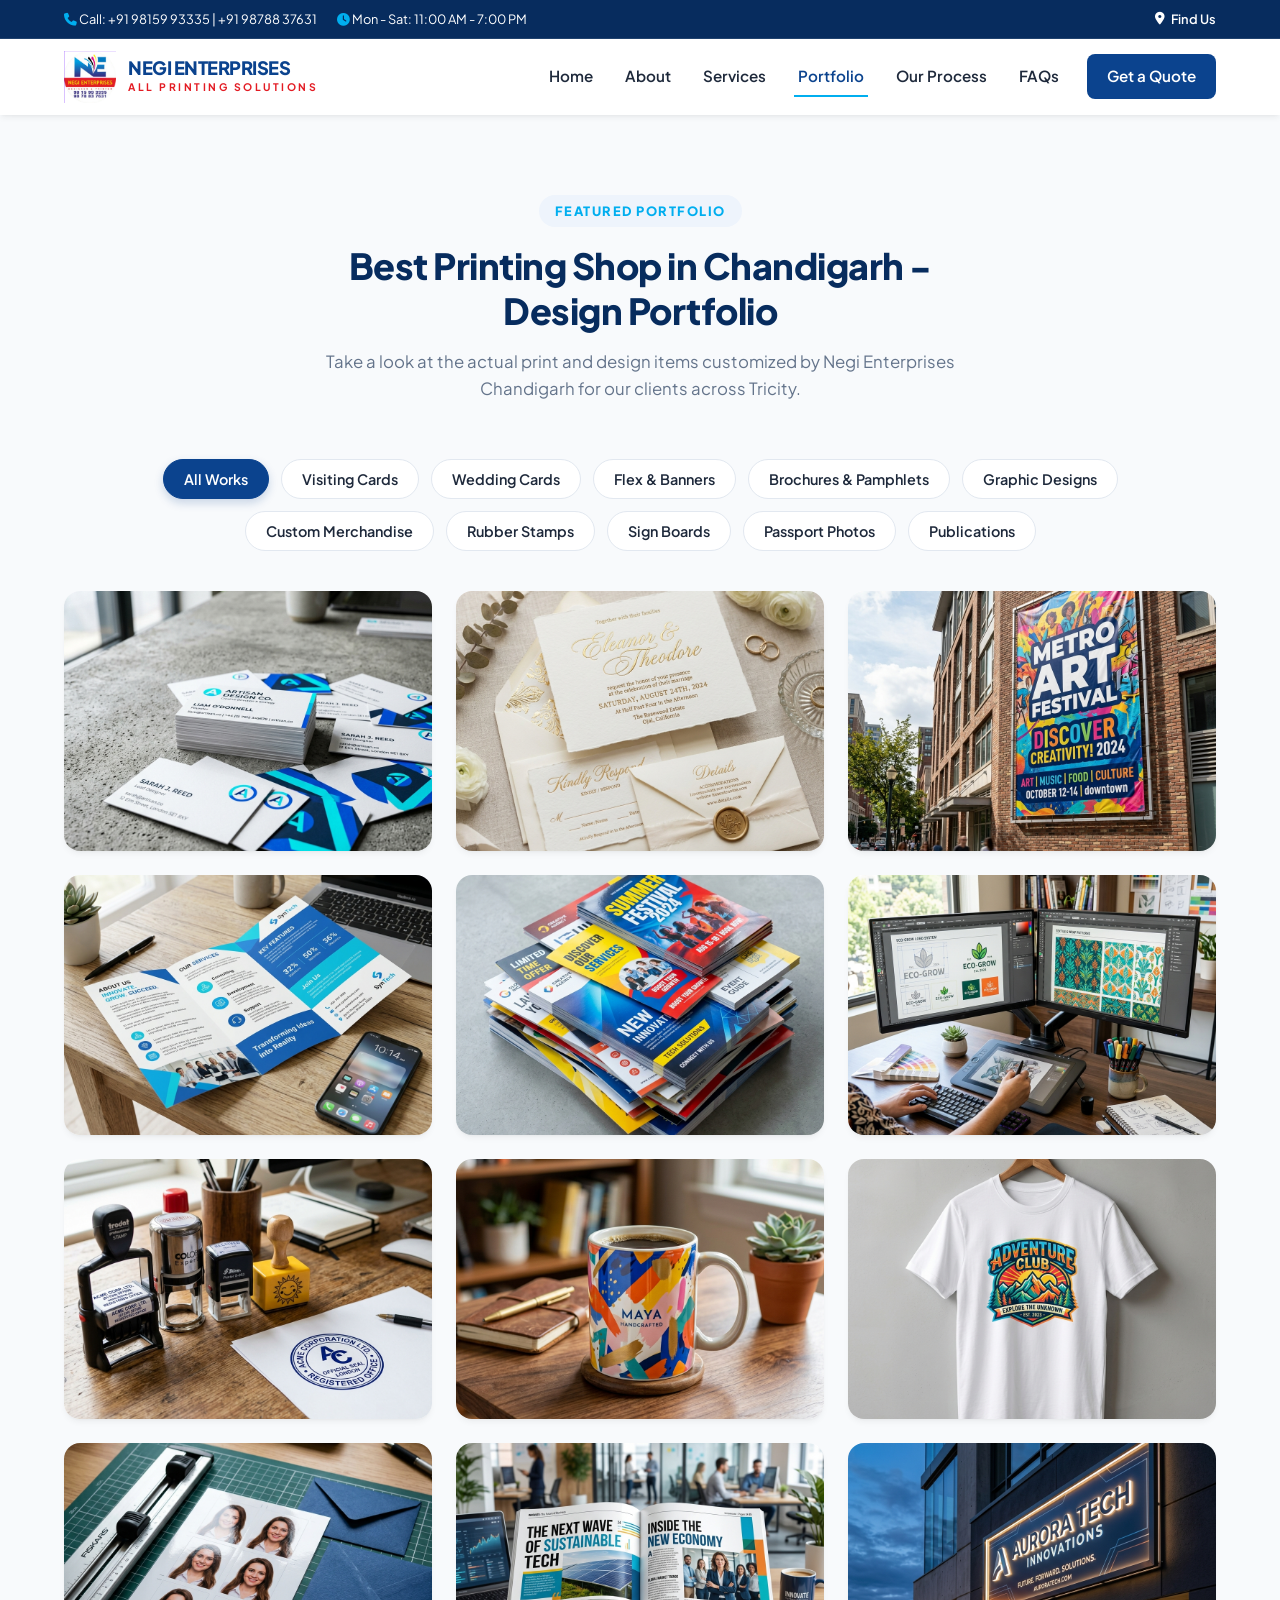
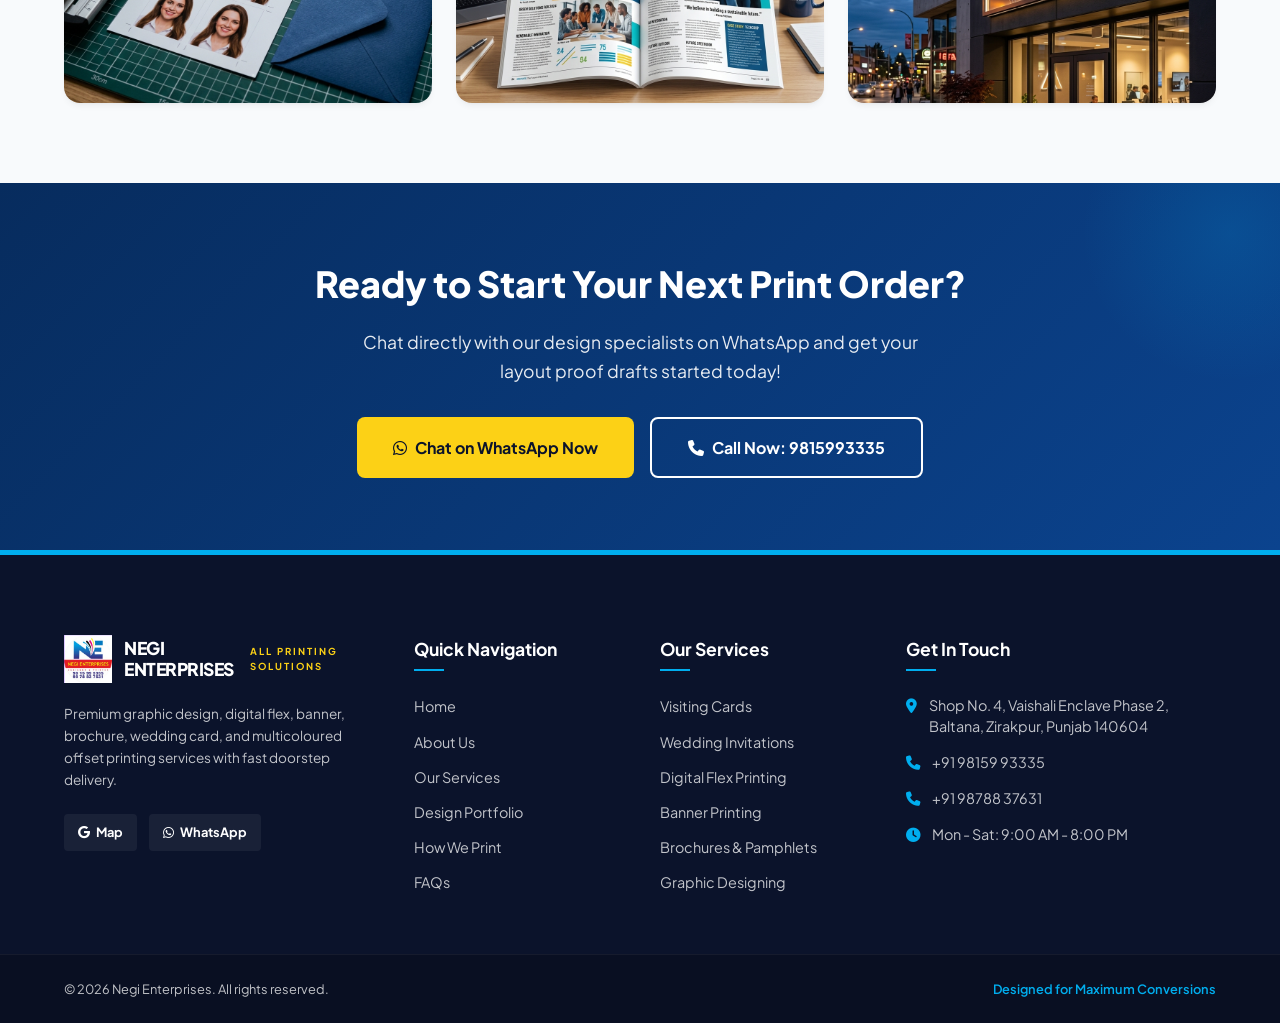
<file: portfolio.html>
<!DOCTYPE html>
<html lang="en">
<head>
    <meta charset="UTF-8">
    <meta name="viewport" content="width=device-width, initial-scale=1.0">
    <title>Design Portfolio | Best Printing Shop in Chandigarh - Negi Enterprises</title>
    <link rel="icon" href="/assets/logo.ico?v=2" type="image/x-icon">
    <link rel="shortcut icon" href="/assets/logo.ico?v=2" type="image/x-icon">
    <link rel="icon" type="image/png" href="/assets/logo.png?v=2">
    
    <!-- SEO Meta Tags -->
    <meta name="description" content="Explore our print design portfolio: Negi Enterprises Chandigarh showcases premium business cards, wedding cards, flex banners, shop sign boards & brochures.">
    <meta name="keywords" content="best printing shop in chandigarh, Negi Enterprises Chandigarh, printing portfolio, visiting card design samples, wedding card templates mohali, banner prints, graphic design showcase">
    <meta name="author" content="Negi Enterprises">

    <!-- Open Graph / Facebook -->
    <meta property="og:type" content="website">
    <meta property="og:title" content="Design Portfolio | Best Printing Shop in Chandigarh - Negi Enterprises">
    <meta property="og:description" content="Explore our print design portfolio: Negi Enterprises Chandigarh showcases premium business cards, wedding cards, flex banners, shop sign boards & brochures.">
    <meta property="og:image" content="/assets/logo.png">

    <!-- Google Fonts -->
    <link rel="preconnect" href="https://fonts.googleapis.com">
    <link rel="preconnect" href="https://fonts.gstatic.com" crossorigin>
    <link href="https://fonts.googleapis.com/css2?family=Plus+Jakarta+Sans:wght@300;400;500;600;700;800&display=swap" rel="stylesheet">
    
    <!-- Font Awesome Icons -->
    <link rel="stylesheet" href="https://cdnjs.cloudflare.com/ajax/libs/font-awesome/6.4.0/css/all.min.css">
    
    <!-- Custom CSS -->
    <link rel="stylesheet" href="/index.css">
</head>
<body>

    <!-- Top Info Bar -->
    <div class="top-bar">
        <div class="container top-bar-content">
            <div class="top-info">
                <span><i class="fa-solid fa-phone"></i> Call: <a href="tel:+919815993335">+91 98159 93335</a> | <a href="tel:+919878837631">+91 98788 37631</a></span>
                <span><i class="fa-solid fa-clock"></i> Mon - Sat: 11:00 AM - 7:00 PM</span>
            </div>
            <div class="top-socials">
                <a href="https://maps.app.goo.gl/CUWKExjAv3d88imi9" target="_blank" aria-label="Find us on Google Maps"><i class="fa-solid fa-location-dot"></i> Find Us</a>
            </div>
        </div>
    </div>

    <!-- Header / Navbar -->
    <header class="header">
        <div class="container navbar">
            <a href="/" class="logo-area" aria-label="Negi Enterprises Home">
                <img src="/assets/logo.png" alt="Negi Enterprises Chandigarh Logo - Best printing shop in Chandigarh" class="logo-img">
                <div class="logo-text">
                    <span class="brand-name">NEGI ENTERPRISES</span>
                    <span class="brand-tagline">ALL PRINTING SOLUTIONS</span>
                </div>
            </a>

            <button class="menu-toggle" id="menuToggle" aria-label="Toggle Navigation Menu">
                <i class="fa-solid fa-bars-staggered"></i>
            </button>

            <nav class="nav-links" id="navLinks">
                <a href="/" class="nav-item">Home</a>
                <a href="/about" class="nav-item">About</a>
                <a href="/services" class="nav-item">Services</a>
                <a href="/portfolio" class="nav-item active">Portfolio</a>
                <a href="/process" class="nav-item">Our Process</a>
                <a href="/faqs" class="nav-item">FAQs</a>
                <a href="/contact" class="nav-item nav-cta">Get a Quote</a>
            </nav>
        </div>
    </header>

    <!-- Mobile Sticky Floating CTAs -->
    <div class="mobile-sticky-ctas">
        <a href="tel:+919815993335" class="sticky-btn sticky-call" aria-label="Call Now">
            <i class="fa-solid fa-phone"></i> Call Now
        </a>
        <a href="https://wa.me/919815993335?text=Hello%20Negi%20Enterprises%2C%20I%20am%20interested%20in%20your%20printing%20and%20design%20services.%20Please%20guide%20me." target="_blank" class="sticky-btn sticky-whatsapp" aria-label="Inquire on WhatsApp">
            <i class="fa-brands fa-whatsapp"></i> WhatsApp Now
        </a>
    </div>

    <main>
        <!-- Portfolio / Gallery Section -->
        <section id="portfolio" class="portfolio-section" style="padding-top: 80px;">
            <div class="container">
                <div class="section-header text-center">
                    <span class="sub-heading">Featured Portfolio</span>
                    <h1>Best Printing Shop in Chandigarh - Design Portfolio</h1>
                    <p class="section-description">Take a look at the actual print and design items customized by Negi Enterprises Chandigarh for our clients across Tricity.</p>
                </div>

                <!-- Portfolio Filters -->
                <div class="portfolio-filters">
                    <button class="filter-btn active" data-filter="all">All Works</button>
                    <button class="filter-btn" data-filter="visiting">Visiting Cards</button>
                    <button class="filter-btn" data-filter="wedding">Wedding Cards</button>
                    <button class="filter-btn" data-filter="flex">Flex & Banners</button>
                    <button class="filter-btn" data-filter="brochure">Brochures & Pamphlets</button>
                    <button class="filter-btn" data-filter="graphic">Graphic Designs</button>
                    <button class="filter-btn" data-filter="merchandise">Custom Merchandise</button>
                    <button class="filter-btn" data-filter="stamps">Rubber Stamps</button>
                    <button class="filter-btn" data-filter="signage">Sign Boards</button>
                    <button class="filter-btn" data-filter="photos">Passport Photos</button>
                    <button class="filter-btn" data-filter="publications">Publications</button>
                </div>

                <!-- Portfolio Grid -->
                <div class="portfolio-grid" id="portfolioGrid">
                    <!-- Item 1: Visiting Cards -->
                    <div class="portfolio-item show" data-category="visiting">
                        <div class="portfolio-card">
                            <img src="/assets/portfolio/visiting-cards.png" alt="Visiting Card design printed by Negi Enterprises Chandigarh - Best printing shop in Chandigarh">
                            <div class="portfolio-hover">
                                <h3>Matte Finished Visiting Cards</h3>
                                <p>Spec: 350 GSM premium paper. Double-sided color printing.</p>
                                <a href="https://wa.me/919815993335?text=Hello%20Negi%20Enterprises%2C%20I%20like%20your%20Matte%20Visiting%20Card%20portfolio%20sample.%20Can%20we%20design%20a%20similar%20card%3F" target="_blank" class="portfolio-cta">
                                    <i class="fa-brands fa-whatsapp"></i> Order Similar Design
                                </a>
                            </div>
                        </div>
                    </div>

                    <!-- Item 2: Wedding Cards -->
                    <div class="portfolio-item show" data-category="wedding">
                        <div class="portfolio-card">
                            <img src="/assets/portfolio/wedding-cards.png" alt="Wedding card invitation printing by Negi Enterprises Chandigarh - Best printing shop in Chandigarh">
                            <div class="portfolio-hover">
                                <h3>Elegant Gold Foil Wedding Invites</h3>
                                <p>Spec: Textured handmade sheet. Custom laser cut sleeves.</p>
                                <a href="https://wa.me/919815993335?text=Hello%20Negi%20Enterprises%2C%20I%20am%20interested%20in%20the%20Gold%20Foil%20Wedding%20Cards%20portfolio%20sample.%20Please%20share%20cost." target="_blank" class="portfolio-cta">
                                    <i class="fa-brands fa-whatsapp"></i> Order Similar Design
                                </a>
                            </div>
                        </div>
                    </div>

                    <!-- Item 3: Flex -->
                    <div class="portfolio-item show" data-category="flex">
                        <div class="portfolio-card">
                            <img src="/assets/portfolio/flex-printing.png" alt="Digital flex banner shop print by Negi Enterprises Chandigarh - Best printing shop in Chandigarh">
                            <div class="portfolio-hover">
                                <h3>High-Gloss Store Front Banner</h3>
                                <p>Spec: Weatherproof heavy star flex. Metal ring eyelets.</p>
                                <a href="https://wa.me/919815993335?text=Hello%20Negi%20Enterprises%2C%20I%20want%20a%20high-gloss%20shop%20banner%20like%20the%20one%20in%20your%20flex%20portfolio." target="_blank" class="portfolio-cta">
                                    <i class="fa-brands fa-whatsapp"></i> Order Similar Design
                                </a>
                            </div>
                        </div>
                    </div>

                    <!-- Item 4: Brochures -->
                    <div class="portfolio-item show" data-category="brochure">
                        <div class="portfolio-card">
                            <img src="/assets/portfolio/brochures.png" alt="Brochure and catalog printing by Negi Enterprises Chandigarh - Best printing shop in Chandigarh">
                            <div class="portfolio-hover">
                                <h3>Tri-Fold Corporate Catalogues</h3>
                                <p>Spec: 170 GSM art paper. Folding creases. Soft lamination.</p>
                                <a href="https://wa.me/919815993335?text=Hello%20Negi%20Enterprises%2C%20I%20am%20looking%20for%20Tri-Fold%20Brochures%20similar%20to%20your%20portfolio%20example." target="_blank" class="portfolio-cta">
                                    <i class="fa-brands fa-whatsapp"></i> Order Similar Design
                                </a>
                            </div>
                        </div>
                    </div>

                    <!-- Item 5: Pamphlets -->
                    <div class="portfolio-item show" data-category="brochure">
                        <div class="portfolio-card">
                            <img src="/assets/portfolio/pamphlets.png" alt="Promotional pamphlets and flyers print by Negi Enterprises Chandigarh - Best printing shop in Chandigarh">
                            <div class="portfolio-hover">
                                <h3>Promotional Advertising Flyers</h3>
                                <p>Spec: A5 size. Lightweight glazed sheet. Full color.</p>
                                <a href="https://wa.me/919815993335?text=Hello%20Negi%20Enterprises%2C%20I%20want%20to%20print%20promotional%20flyers%20like%20the%20ones%20in%20your%20portfolio." target="_blank" class="portfolio-cta">
                                    <i class="fa-brands fa-whatsapp"></i> Order Similar Design
                                </a>
                            </div>
                        </div>
                    </div>

                    <!-- Item 6: Graphic Designs -->
                    <div class="portfolio-item show" data-category="graphic">
                        <div class="portfolio-card">
                            <img src="/assets/portfolio/graphic-design.png" alt="Corporate brand identity graphic design by Negi Enterprises Chandigarh - Best printing shop in Chandigarh">
                            <div class="portfolio-hover">
                                <h3>Complete Corporate Branding Kits</h3>
                                <p>Spec: Vector logo design. Letterheads. Social media templates.</p>
                                <a href="https://wa.me/919815993335?text=Hello%20Negi%20Enterprises%2C%20I%20need%20a%20complete%20Branding%20Kit%20designed%20by%20your%20team%20similar%20to%20your%20showcase." target="_blank" class="portfolio-cta">
                                    <i class="fa-brands fa-whatsapp"></i> Order Similar Design
                                </a>
                            </div>
                        </div>
                    </div>

                    <!-- Item 7: Rubber Stamps -->
                    <div class="portfolio-item show" data-category="stamps">
                        <div class="portfolio-card">
                            <img src="/assets/portfolio/rubber-stamps.png" alt="Corporate self-inking rubber stamps print by Negi Enterprises Chandigarh - Best printing shop in Chandigarh">
                            <div class="portfolio-hover">
                                <h3>Corporate Self-Inking Seals</h3>
                                <p>Spec: Heavy-duty pre-inked sun stamps. Smudge-free ink.</p>
                                <a href="https://wa.me/919815993335?text=Hello%20Negi%20Enterprises%2C%20I%20am%20interested%20in%20custom%20rubber%20stamps%20similar%20to%20your%20portfolio." target="_blank" class="portfolio-cta">
                                    <i class="fa-brands fa-whatsapp"></i> Order Similar Design
                                </a>
                            </div>
                        </div>
                    </div>

                    <!-- Item 8: Mug Printing -->
                    <div class="portfolio-item show" data-category="merchandise">
                        <div class="portfolio-card">
                            <img src="/assets/portfolio/mug-printing.png" alt="Custom coffee mug printing by Negi Enterprises Chandigarh - Best printing shop in Chandigarh">
                            <div class="portfolio-hover">
                                <h3>Premium Ceramic Coffee Mugs</h3>
                                <p>Spec: 11oz gloss finish. Full-wrap digital prints.</p>
                                <a href="https://wa.me/919815993335?text=Hello%20Negi%20Enterprises%2C%20I%20want%20to%20order%20customized%20mugs%20like%20the%20ones%20in%20your%20portfolio." target="_blank" class="portfolio-cta">
                                    <i class="fa-brands fa-whatsapp"></i> Order Similar Design
                                </a>
                            </div>
                        </div>
                    </div>

                    <!-- Item 9: T-Shirt Printing -->
                    <div class="portfolio-item show" data-category="merchandise">
                        <div class="portfolio-card">
                            <img src="/assets/portfolio/tshirt-printing.png" alt="Custom t-shirt sublimation printing by Negi Enterprises Chandigarh - Best printing shop in Chandigarh">
                            <div class="portfolio-hover">
                                <h3>Corporate Sublimation Tees</h3>
                                <p>Spec: Dry-fit micro-polyester. High-definition print.</p>
                                <a href="https://wa.me/919815993335?text=Hello%20Negi%20Enterprises%2C%20I%20am%20interested%20in%20T-shirt%20printing%20similar%20to%20your%20portfolio%20sample." target="_blank" class="portfolio-cta">
                                    <i class="fa-brands fa-whatsapp"></i> Order Similar Design
                                </a>
                            </div>
                        </div>
                    </div>

                    <!-- Item 10: Passport Photo -->
                    <div class="portfolio-item show" data-category="photos">
                        <div class="portfolio-card">
                            <img src="/assets/portfolio/passport-photos.png" alt="Passport size photo studio prints by Negi Enterprises Chandigarh - Best printing shop in Chandigarh">
                            <div class="portfolio-hover">
                                <h3>High-Definition Passport Photos</h3>
                                <p>Spec: 35x45mm sizing. Matte photo sheet. Clean background editing.</p>
                                <a href="https://wa.me/919815993335?text=Hello%20Negi%20Enterprises%2C%20I%20want%20to%20print%20passport%20photos%20like%20your%20portfolio%20specifications." target="_blank" class="portfolio-cta">
                                    <i class="fa-brands fa-whatsapp"></i> Order Similar Design
                                </a>
                            </div>
                        </div>
                    </div>

                    <!-- Item 11: Magazine -->
                    <div class="portfolio-item show" data-category="publications">
                        <div class="portfolio-card">
                            <img src="/assets/portfolio/magazine.png" alt="Magazine and school booklet printing by Negi Enterprises Chandigarh - Best printing shop in Chandigarh">
                            <div class="portfolio-hover">
                                <h3>Annual School & Corporate Magazines</h3>
                                <p>Spec: 300 GSM card covers. 130 GSM inner pages. Perfect pin binding.</p>
                                <a href="https://wa.me/919815993335?text=Hello%20Negi%20Enterprises%2C%20I%20am%20interested%20in%20magazine/booklet%20printing%20like%20your%20portfolio%20example." target="_blank" class="portfolio-cta">
                                    <i class="fa-brands fa-whatsapp"></i> Order Similar Design
                                </a>
                            </div>
                        </div>
                    </div>

                    <!-- Item 12: Sign Board -->
                    <div class="portfolio-item show" data-category="signage">
                        <div class="portfolio-card">
                            <img src="/assets/portfolio/sign-board.png" alt="Shop sign board flex glow sign by Negi Enterprises Chandigarh - Best printing shop in Chandigarh">
                            <div class="portfolio-hover">
                                <h3>3D LED Acrylic Glow Signage</h3>
                                <p>Spec: Rustproof metal frame. Bright waterproof LED strips.</p>
                                <a href="https://wa.me/919815993335?text=Hello%20Negi%20Enterprises%2C%20I%20am%20looking%20for%20shop%20signage/LED%20boards%20similar%20to%20your%20portfolio." target="_blank" class="portfolio-cta">
                                    <i class="fa-brands fa-whatsapp"></i> Order Similar Design
                                </a>
                            </div>
                        </div>
                    </div>
                </div>
            </div>
        </section>

        <!-- Final CTA banner -->
        <section class="final-cta-section">
            <div class="container text-center">
                <h2>Ready to Start Your Next Print Order?</h2>
                <p>Chat directly with our design specialists on WhatsApp and get your layout proof drafts started today!</p>
                <div class="cta-actions">
                    <a href="https://wa.me/919815993335?text=Hello%20Negi%20Enterprises%2C%20I%20want%20to%20start%20a%20new%20printing%20order." target="_blank" class="btn btn-yellow btn-large">
                        <i class="fa-brands fa-whatsapp"></i> Chat on WhatsApp Now
                    </a>
                    <a href="tel:+919815993335" class="btn btn-outline-white btn-large">
                        <i class="fa-solid fa-phone"></i> Call Now: 9815993335
                    </a>
                </div>
            </div>
        </section>
    </main>

    <!-- Footer -->
    <footer class="footer">
        <div class="container footer-grid">
            <div class="footer-brand-col">
                <a href="/" class="logo-area">
                    <img src="/assets/logo.png" alt="Negi Enterprises Chandigarh Footer Logo - Best printing shop in Chandigarh" class="footer-logo">
                    <div class="footer-brand-name">NEGI ENTERPRISES</div>
                    <div class="footer-brand-tag">ALL PRINTING SOLUTIONS</div>
                </a>
                <p class="footer-desc">Premium graphic design, digital flex, banner, brochure, wedding card, and multicoloured offset printing services with fast doorstep delivery.</p>
                <div class="footer-social-links">
                    <a href="https://maps.app.goo.gl/CUWKExjAv3d88imi9" target="_blank" aria-label="Google Maps Business Location"><i class="fa-brands fa-google"></i> Map</a>
                    <a href="https://wa.me/919815993335" target="_blank" aria-label="WhatsApp Support Channel"><i class="fa-brands fa-whatsapp"></i> WhatsApp</a>
                </div>
            </div>

            <div class="footer-links-col">
                <h3>Quick Navigation</h3>
                <ul class="footer-links">
                    <li><a href="/">Home</a></li>
                    <li><a href="/about">About Us</a></li>
                    <li><a href="/services">Our Services</a></li>
                    <li><a href="/portfolio">Design Portfolio</a></li>
                    <li><a href="/process">How We Print</a></li>
                    <li><a href="/faqs">FAQs</a></li>
                </ul>
            </div>

            <div class="footer-links-col">
                <h3>Our Services</h3>
                <ul class="footer-links">
                    <li><a href="/services">Visiting Cards</a></li>
                    <li><a href="/services">Wedding Invitations</a></li>
                    <li><a href="/services">Digital Flex Printing</a></li>
                    <li><a href="/services">Banner Printing</a></li>
                    <li><a href="/services">Brochures & Pamphlets</a></li>
                    <li><a href="/services">Graphic Designing</a></li>
                </ul>
            </div>

            <div class="footer-contact-col">
                <h3>Get In Touch</h3>
                <ul class="footer-contact-info">
                    <li><i class="fa-solid fa-location-dot"></i>Shop No. 4, Vaishali Enclave Phase 2, Baltana, Zirakpur, Punjab 140604</li>
                    <li><i class="fa-solid fa-phone"></i> +91 98159 93335</li>
                    <li><i class="fa-solid fa-phone"></i> +91 98788 37631</li>
                    <li><i class="fa-solid fa-clock"></i> Mon - Sat: 9:00 AM - 8:00 PM</li>
                </ul>
            </div>
        </div>

        <div class="footer-bottom">
            <div class="container footer-bottom-content">
                <p>&copy; 2026 Negi Enterprises. All rights reserved.</p>
                <p class="designed-by">Designed for Maximum Conversions</p>
            </div>
        </div>
    </footer>

    <!-- Custom JS -->
    <script src="/index.js"></script>
</body>
</html>
</file>
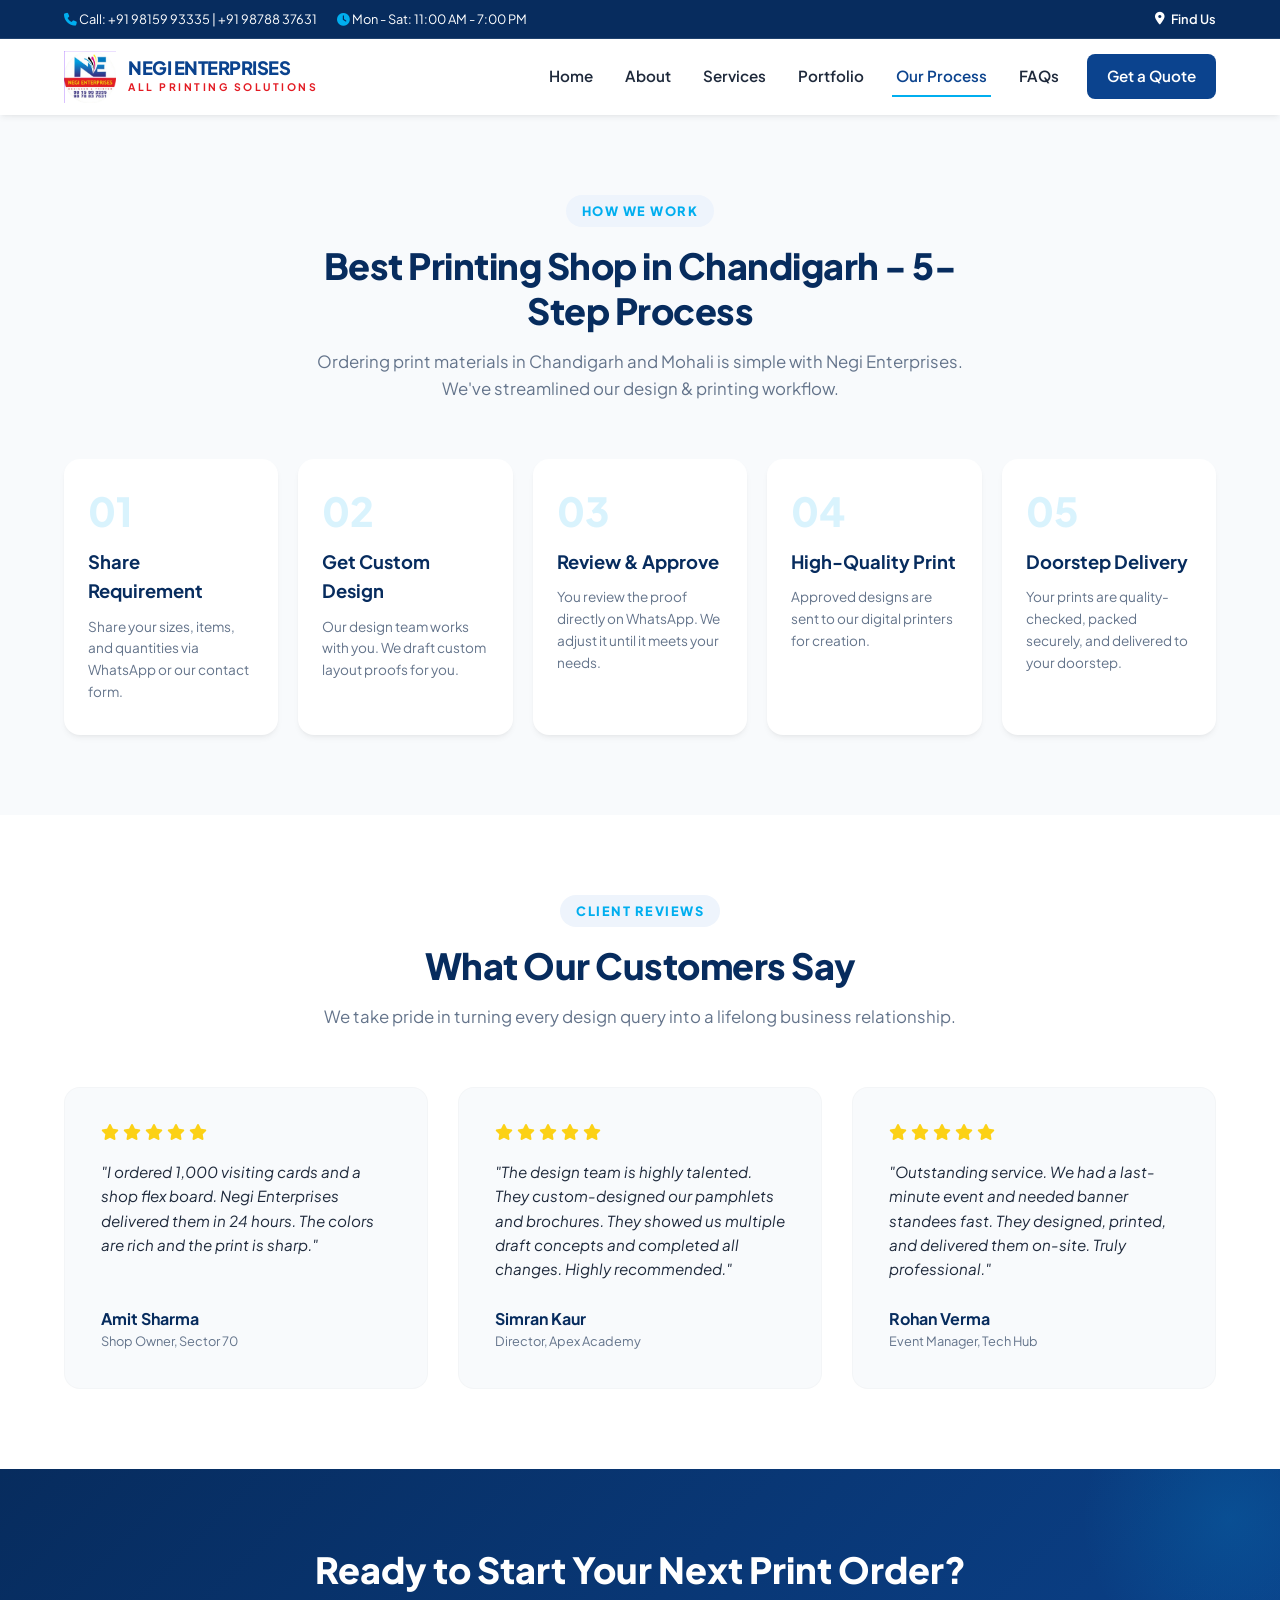
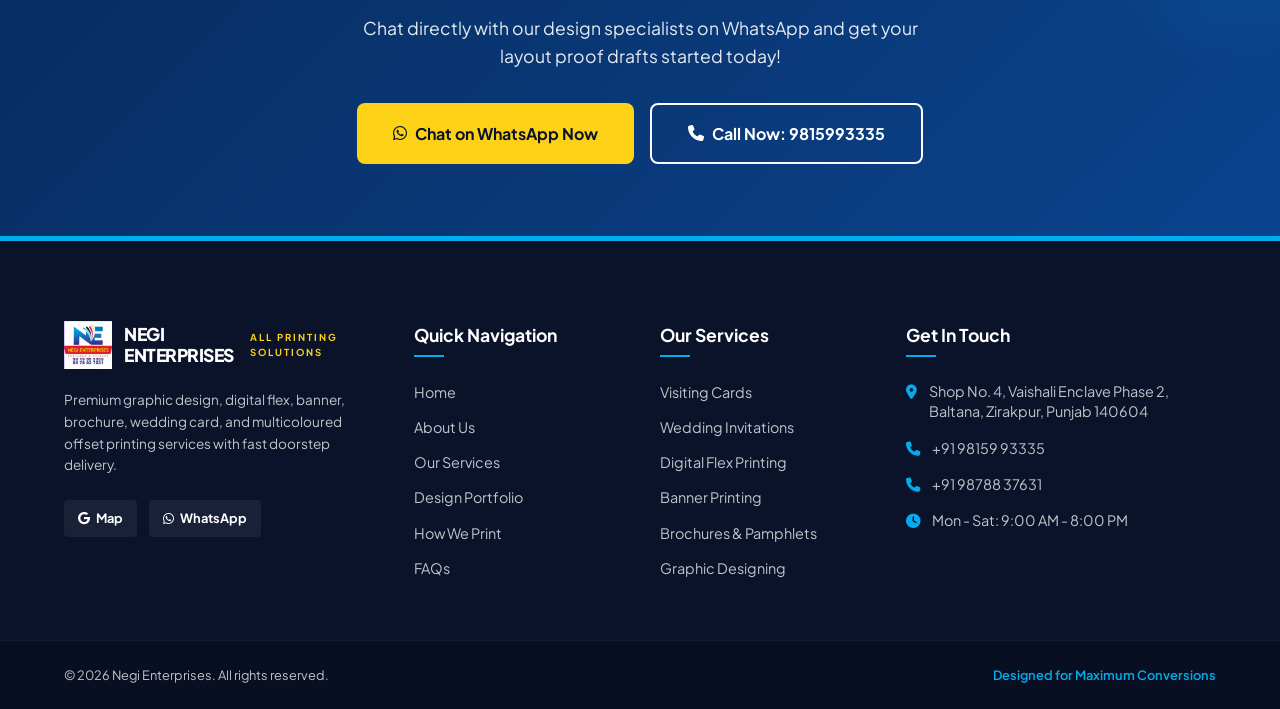
<file: process.html>
<!DOCTYPE html>
<html lang="en">
<head>
    <meta charset="UTF-8">
    <meta name="viewport" content="width=device-width, initial-scale=1.0">
    <title>Our Printing Process | Best Printing Shop in Chandigarh - Negi Enterprises</title>
    <link rel="icon" href="/assets/logo.ico?v=2" type="image/x-icon">
    <link rel="shortcut icon" href="/assets/logo.ico?v=2" type="image/x-icon">
    <link rel="icon" type="image/png" href="/assets/logo.png?v=2">
    
    <!-- SEO Meta Tags -->
    <meta name="description" content="Learn about our high-quality printing process at Negi Enterprises Chandigarh. From custom design draft layouts to proof approval and doorstep delivery.">
    <meta name="keywords" content="best printing shop in chandigarh, Negi Enterprises Chandigarh, printing process, how to order prints, proofing designer, flex print delivery mohali">
    <meta name="author" content="Negi Enterprises">

    <!-- Open Graph / Facebook -->
    <meta property="og:type" content="website">
    <meta property="og:title" content="Our Printing Process | Best Printing Shop in Chandigarh - Negi Enterprises">
    <meta property="og:description" content="Learn about our high-quality printing process at Negi Enterprises Chandigarh. From custom design draft layouts to proof approval and doorstep delivery.">
    <meta property="og:image" content="/assets/logo.png">

    <!-- Google Fonts -->
    <link rel="preconnect" href="https://fonts.googleapis.com">
    <link rel="preconnect" href="https://fonts.gstatic.com" crossorigin>
    <link href="https://fonts.googleapis.com/css2?family=Plus+Jakarta+Sans:wght@300;400;500;600;700;800&display=swap" rel="stylesheet">
    
    <!-- Font Awesome Icons -->
    <link rel="stylesheet" href="https://cdnjs.cloudflare.com/ajax/libs/font-awesome/6.4.0/css/all.min.css">
    
    <!-- Custom CSS -->
    <link rel="stylesheet" href="/index.css">
</head>
<body>

    <!-- Top Info Bar -->
    <div class="top-bar">
        <div class="container top-bar-content">
            <div class="top-info">
                <span><i class="fa-solid fa-phone"></i> Call: <a href="tel:+919815993335">+91 98159 93335</a> | <a href="tel:+919878837631">+91 98788 37631</a></span>
                <span><i class="fa-solid fa-clock"></i> Mon - Sat: 11:00 AM - 7:00 PM</span>
            </div>
            <div class="top-socials">
                <a href="https://maps.app.goo.gl/CUWKExjAv3d88imi9" target="_blank" aria-label="Find us on Google Maps"><i class="fa-solid fa-location-dot"></i> Find Us</a>
            </div>
        </div>
    </div>

    <!-- Header / Navbar -->
    <header class="header">
        <div class="container navbar">
            <a href="/" class="logo-area" aria-label="Negi Enterprises Home">
                <img src="/assets/logo.png" alt="Negi Enterprises Chandigarh Logo - Best printing shop in Chandigarh" class="logo-img">
                <div class="logo-text">
                    <span class="brand-name">NEGI ENTERPRISES</span>
                    <span class="brand-tagline">ALL PRINTING SOLUTIONS</span>
                </div>
            </a>

            <button class="menu-toggle" id="menuToggle" aria-label="Toggle Navigation Menu">
                <i class="fa-solid fa-bars-staggered"></i>
            </button>

            <nav class="nav-links" id="navLinks">
                <a href="/" class="nav-item">Home</a>
                <a href="/about" class="nav-item">About</a>
                <a href="/services" class="nav-item">Services</a>
                <a href="/portfolio" class="nav-item">Portfolio</a>
                <a href="/process" class="nav-item active">Our Process</a>
                <a href="/faqs" class="nav-item">FAQs</a>
                <a href="/contact" class="nav-item nav-cta">Get a Quote</a>
            </nav>
        </div>
    </header>

    <!-- Mobile Sticky Floating CTAs -->
    <div class="mobile-sticky-ctas">
        <a href="tel:+919815993335" class="sticky-btn sticky-call" aria-label="Call Now">
            <i class="fa-solid fa-phone"></i> Call Now
        </a>
        <a href="https://wa.me/919815993335?text=Hello%20Negi%20Enterprises%2C%20I%20am%20interested%20in%20your%20printing%20and%20design%20services.%20Please%20guide%20me." target="_blank" class="sticky-btn sticky-whatsapp" aria-label="Inquire on WhatsApp">
            <i class="fa-brands fa-whatsapp"></i> WhatsApp Now
        </a>
    </div>

    <main>
        <!-- Process Section -->
        <section id="process" class="process-section" style="padding-top: 80px;">
            <div class="container">
                <div class="section-header text-center">
                    <span class="sub-heading">How We Work</span>
                    <h1>Best Printing Shop in Chandigarh - 5-Step Process</h1>
                    <p class="section-description">Ordering print materials in Chandigarh and Mohali is simple with Negi Enterprises. We've streamlined our design & printing workflow.</p>
                </div>

                <div class="process-grid">
                    <!-- Step 1 -->
                    <div class="process-step">
                        <div class="step-number">01</div>
                        <h3>Share Requirement</h3>
                        <p>Share your sizes, items, and quantities via WhatsApp or our contact form.</p>
                    </div>
                    <!-- Step 2 -->
                    <div class="process-step">
                        <div class="step-number">02</div>
                        <h3>Get Custom Design</h3>
                        <p>Our design team works with you. We draft custom layout proofs for you.</p>
                    </div>
                    <!-- Step 3 -->
                    <div class="process-step">
                        <div class="step-number">03</div>
                        <h3>Review & Approve</h3>
                        <p>You review the proof directly on WhatsApp. We adjust it until it meets your needs.</p>
                    </div>
                    <!-- Step 4 -->
                    <div class="process-step">
                        <div class="step-number">04</div>
                        <h3>High-Quality Print</h3>
                        <p>Approved designs are sent to our digital printers for creation.</p>
                    </div>
                    <!-- Step 5 -->
                    <div class="process-step">
                        <div class="step-number">05</div>
                        <h3>Doorstep Delivery</h3>
                        <p>Your prints are quality-checked, packed securely, and delivered to your doorstep.</p>
                    </div>
                </div>
            </div>
        </section>

        <!-- Testimonials Section -->
        <section class="testimonials-section">
            <div class="container">
                <div class="section-header text-center">
                    <span class="sub-heading">Client Reviews</span>
                    <h2>What Our Customers Say</h2>
                    <p class="section-description">We take pride in turning every design query into a lifelong business relationship.</p>
                </div>

                <div class="testimonials-grid">
                    <!-- Testimonial 1 -->
                    <div class="testimonial-card">
                        <div class="client-rating">
                            <i class="fa-solid fa-star"></i>
                            <i class="fa-solid fa-star"></i>
                            <i class="fa-solid fa-star"></i>
                            <i class="fa-solid fa-star"></i>
                            <i class="fa-solid fa-star"></i>
                        </div>
                        <p class="review-text">"I ordered 1,000 visiting cards and a shop flex board. Negi Enterprises delivered them in 24 hours. The colors are rich and the print is sharp."</p>
                        <div class="client-meta">
                            <h4>Amit Sharma</h4>
                            <p>Shop Owner, Sector 70</p>
                        </div>
                    </div>

                    <!-- Testimonial 2 -->
                    <div class="testimonial-card">
                        <div class="client-rating">
                            <i class="fa-solid fa-star"></i>
                            <i class="fa-solid fa-star"></i>
                            <i class="fa-solid fa-star"></i>
                            <i class="fa-solid fa-star"></i>
                            <i class="fa-solid fa-star"></i>
                        </div>
                        <p class="review-text">"The design team is highly talented. They custom-designed our pamphlets and brochures. They showed us multiple draft concepts and completed all changes. Highly recommended."</p>
                        <div class="client-meta">
                            <h4>Simran Kaur</h4>
                            <p>Director, Apex Academy</p>
                        </div>
                    </div>

                    <!-- Testimonial 3 -->
                    <div class="testimonial-card">
                        <div class="client-rating">
                            <i class="fa-solid fa-star"></i>
                            <i class="fa-solid fa-star"></i>
                            <i class="fa-solid fa-star"></i>
                            <i class="fa-solid fa-star"></i>
                            <i class="fa-solid fa-star"></i>
                        </div>
                        <p class="review-text">"Outstanding service. We had a last-minute event and needed banner standees fast. They designed, printed, and delivered them on-site. Truly professional."</p>
                        <div class="client-meta">
                            <h4>Rohan Verma</h4>
                            <p>Event Manager, Tech Hub</p>
                        </div>
                    </div>
                </div>
            </div>
        </section>

        <!-- Final CTA banner -->
        <section class="final-cta-section">
            <div class="container text-center">
                <h2>Ready to Start Your Next Print Order?</h2>
                <p>Chat directly with our design specialists on WhatsApp and get your layout proof drafts started today!</p>
                <div class="cta-actions">
                    <a href="https://wa.me/919815993335?text=Hello%20Negi%20Enterprises%2C%20I%20want%20to%20start%20a%20new%20printing%20order." target="_blank" class="btn btn-yellow btn-large">
                        <i class="fa-brands fa-whatsapp"></i> Chat on WhatsApp Now
                    </a>
                    <a href="tel:+919815993335" class="btn btn-outline-white btn-large">
                        <i class="fa-solid fa-phone"></i> Call Now: 9815993335
                    </a>
                </div>
            </div>
        </section>
    </main>

    <!-- Footer -->
    <footer class="footer">
        <div class="container footer-grid">
            <div class="footer-brand-col">
                <a href="/" class="logo-area">
                    <img src="/assets/logo.png" alt="Negi Enterprises Chandigarh Footer Logo - Best printing shop in Chandigarh" class="footer-logo">
                    <div class="footer-brand-name">NEGI ENTERPRISES</div>
                    <div class="footer-brand-tag">ALL PRINTING SOLUTIONS</div>
                </a>
                <p class="footer-desc">Premium graphic design, digital flex, banner, brochure, wedding card, and multicoloured offset printing services with fast doorstep delivery.</p>
                <div class="footer-social-links">
                    <a href="https://maps.app.goo.gl/CUWKExjAv3d88imi9" target="_blank" aria-label="Google Maps Business Location"><i class="fa-brands fa-google"></i> Map</a>
                    <a href="https://wa.me/919815993335" target="_blank" aria-label="WhatsApp Support Channel"><i class="fa-brands fa-whatsapp"></i> WhatsApp</a>
                </div>
            </div>

            <div class="footer-links-col">
                <h3>Quick Navigation</h3>
                <ul class="footer-links">
                    <li><a href="/">Home</a></li>
                    <li><a href="/about">About Us</a></li>
                    <li><a href="/services">Our Services</a></li>
                    <li><a href="/portfolio">Design Portfolio</a></li>
                    <li><a href="/process">How We Print</a></li>
                    <li><a href="/faqs">FAQs</a></li>
                </ul>
            </div>

            <div class="footer-links-col">
                <h3>Our Services</h3>
                <ul class="footer-links">
                    <li><a href="/services">Visiting Cards</a></li>
                    <li><a href="/services">Wedding Invitations</a></li>
                    <li><a href="/services">Digital Flex Printing</a></li>
                    <li><a href="/services">Banner Printing</a></li>
                    <li><a href="/services">Brochures & Pamphlets</a></li>
                    <li><a href="/services">Graphic Designing</a></li>
                </ul>
            </div>

            <div class="footer-contact-col">
                <h3>Get In Touch</h3>
                <ul class="footer-contact-info">
                    <li><i class="fa-solid fa-location-dot"></i>Shop No. 4, Vaishali Enclave Phase 2, Baltana, Zirakpur, Punjab 140604</li>
                    <li><i class="fa-solid fa-phone"></i> +91 98159 93335</li>
                    <li><i class="fa-solid fa-phone"></i> +91 98788 37631</li>
                    <li><i class="fa-solid fa-clock"></i> Mon - Sat: 9:00 AM - 8:00 PM</li>
                </ul>
            </div>
        </div>

        <div class="footer-bottom">
            <div class="container footer-bottom-content">
                <p>&copy; 2026 Negi Enterprises. All rights reserved.</p>
                <p class="designed-by">Designed for Maximum Conversions</p>
            </div>
        </div>
    </footer>

    <!-- Custom JS -->
    <script src="/index.js"></script>
</body>
</html>
</file>
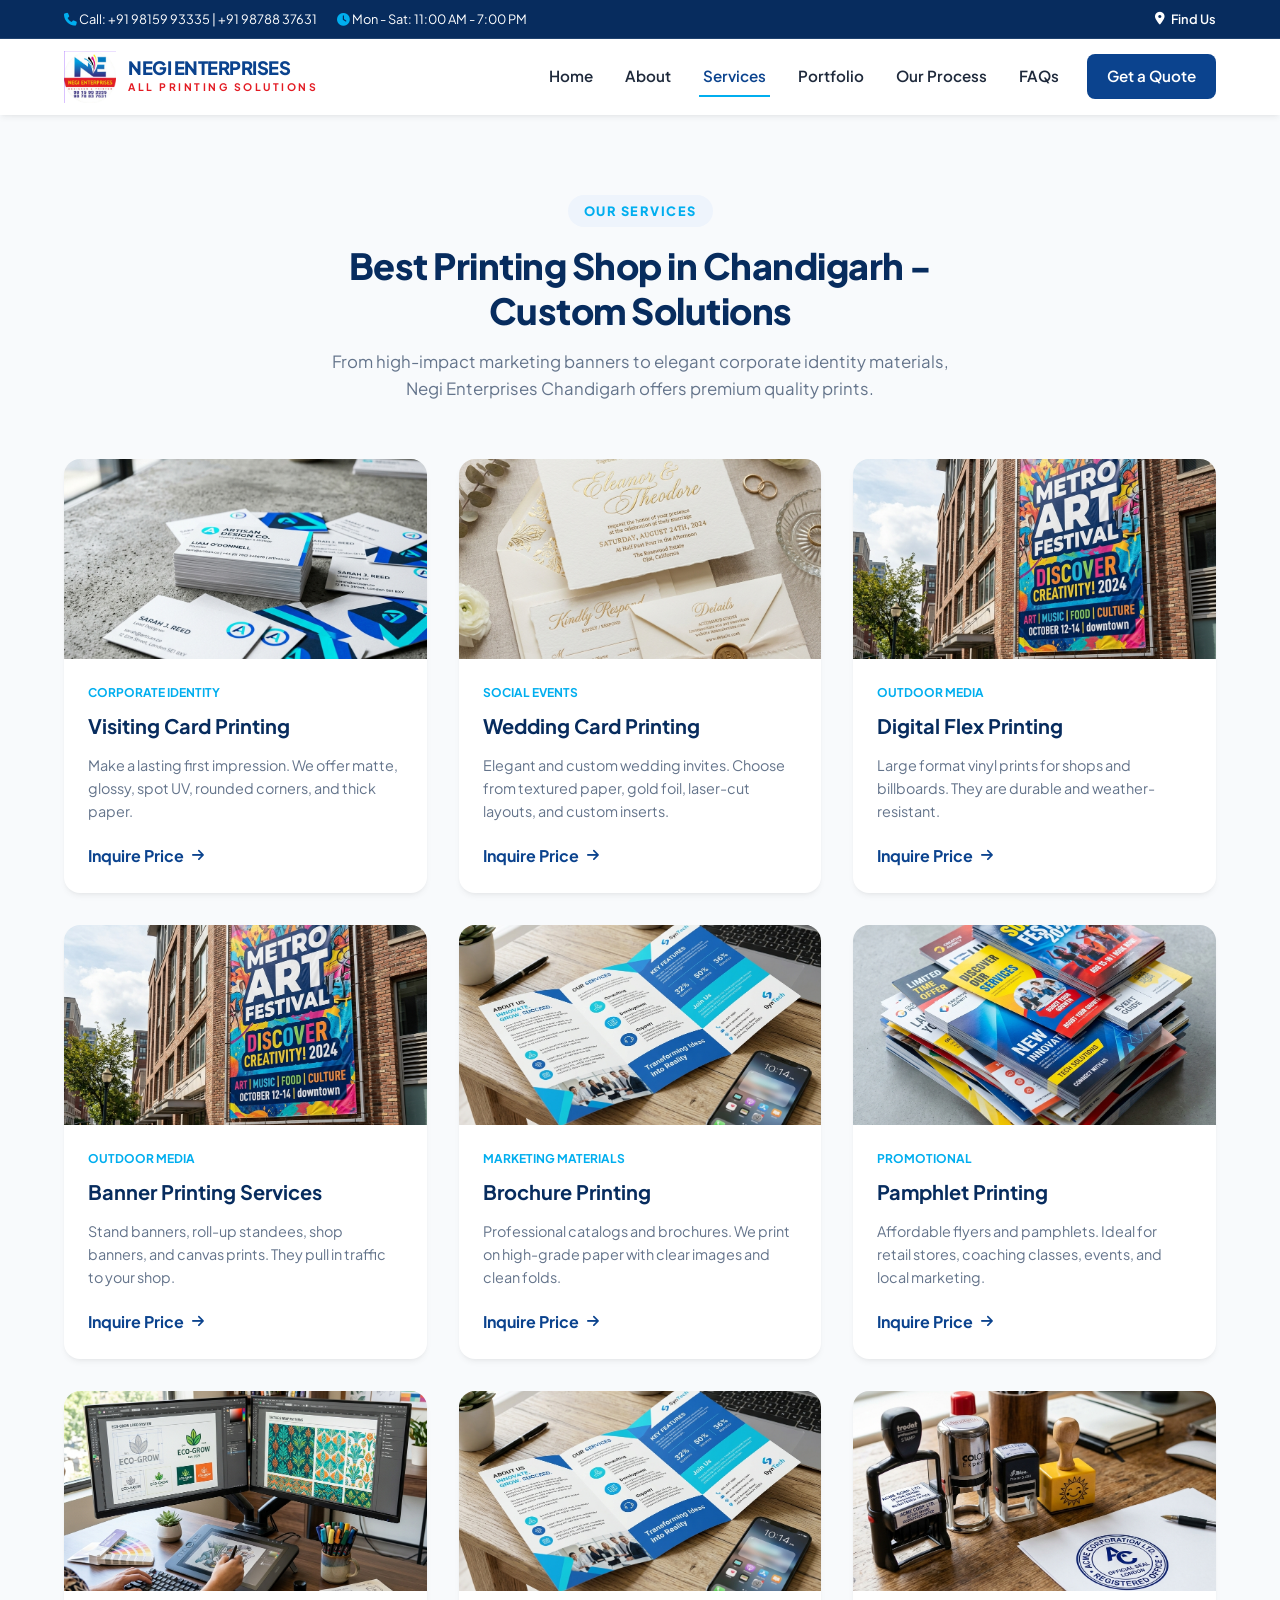
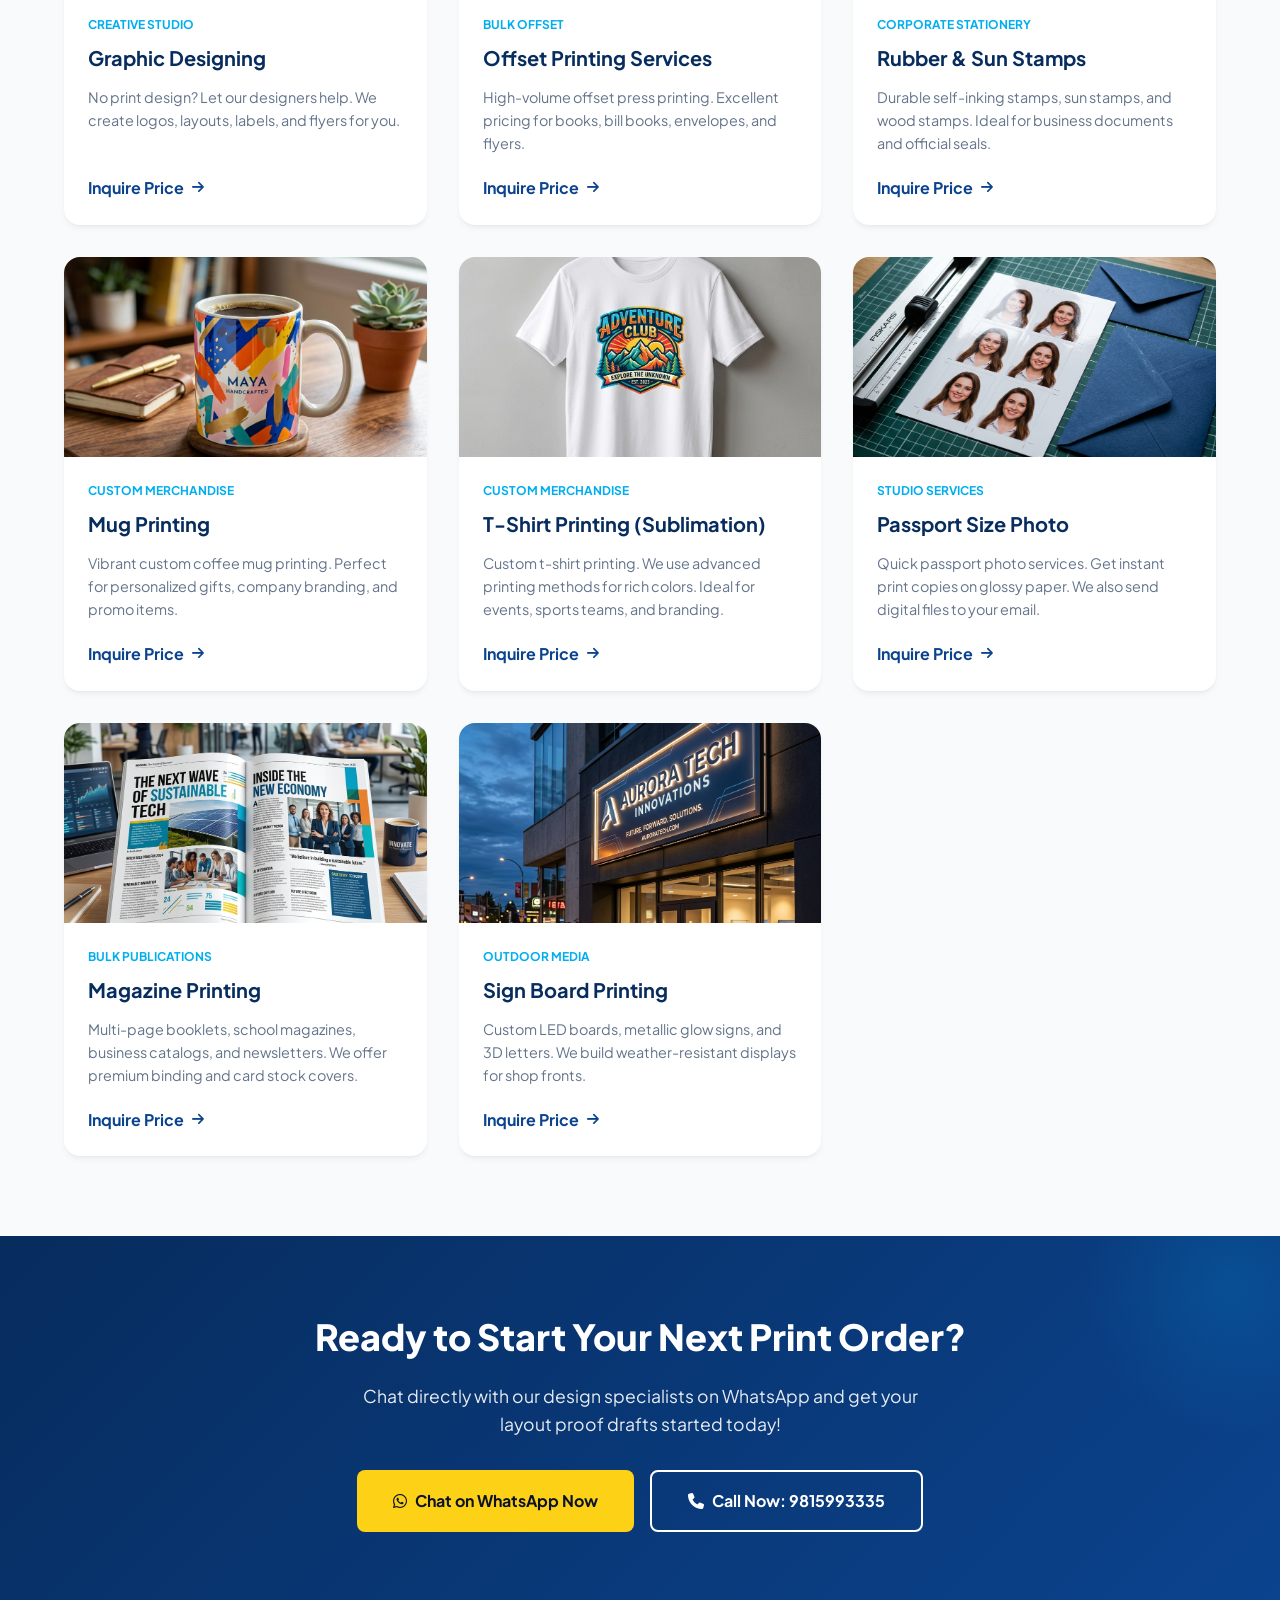
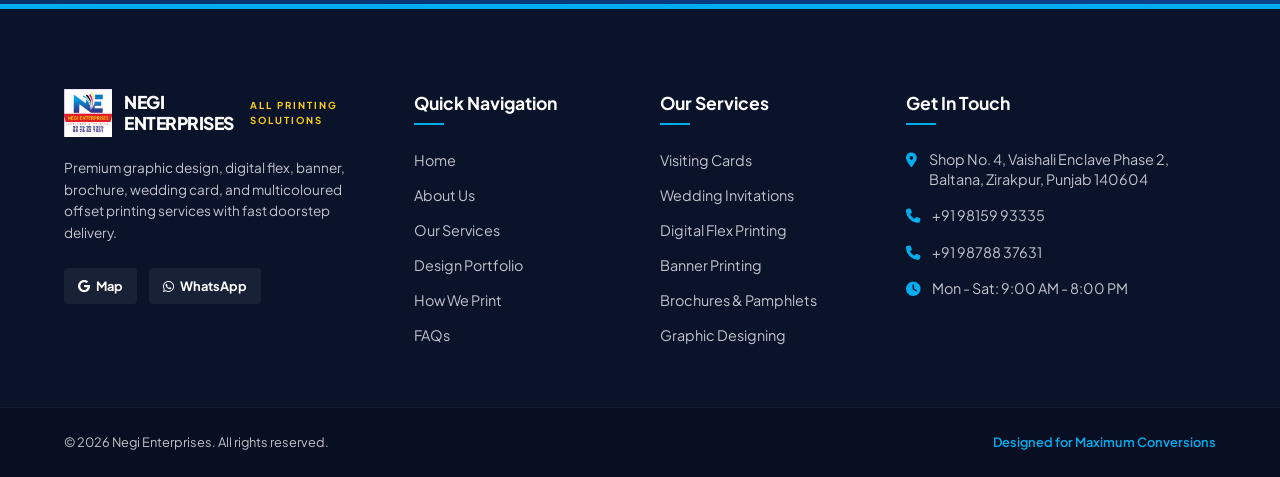
<file: services.html>
<!DOCTYPE html>
<html lang="en">
<head>
    <meta charset="UTF-8">
    <meta name="viewport" content="width=device-width, initial-scale=1.0">
    <title>Our Printing Services | Best Printing Shop in Chandigarh - Negi Enterprises</title>
    <link rel="icon" href="/assets/logo.ico?v=2" type="image/x-icon">
    <link rel="shortcut icon" href="/assets/logo.ico?v=2" type="image/x-icon">
    <link rel="icon" type="image/png" href="/assets/logo.png?v=2">
    
    <!-- SEO Meta Tags -->
    <meta name="description" content="Printing services by Negi Enterprises Chandigarh: We print custom visiting cards, wedding invites, digital flex banners, brochures & bulk offset orders.">
    <meta name="keywords" content="best printing shop in chandigarh, Negi Enterprises Chandigarh, printing services, wedding cards zirakpur, flex print mohali, visiting cards design, mug printing custom">
    <meta name="author" content="Negi Enterprises">

    <!-- Open Graph / Facebook -->
    <meta property="og:type" content="website">
    <meta property="og:title" content="Our Printing Services | Best Printing Shop in Chandigarh - Negi Enterprises">
    <meta property="og:description" content="Printing services by Negi Enterprises Chandigarh: We print custom visiting cards, wedding invites, digital flex banners, brochures & bulk offset orders.">
    <meta property="og:image" content="/assets/logo.png">

    <!-- Google Fonts -->
    <link rel="preconnect" href="https://fonts.googleapis.com">
    <link rel="preconnect" href="https://fonts.gstatic.com" crossorigin>
    <link href="https://fonts.googleapis.com/css2?family=Plus+Jakarta+Sans:wght@300;400;500;600;700;800&display=swap" rel="stylesheet">
    
    <!-- Font Awesome Icons -->
    <link rel="stylesheet" href="https://cdnjs.cloudflare.com/ajax/libs/font-awesome/6.4.0/css/all.min.css">
    
    <!-- Custom CSS -->
    <link rel="stylesheet" href="/index.css">
</head>
<body>

    <!-- Top Info Bar -->
    <div class="top-bar">
        <div class="container top-bar-content">
            <div class="top-info">
                <span><i class="fa-solid fa-phone"></i> Call: <a href="tel:+919815993335">+91 98159 93335</a> | <a href="tel:+919878837631">+91 98788 37631</a></span>
                <span><i class="fa-solid fa-clock"></i> Mon - Sat: 11:00 AM - 7:00 PM</span>
            </div>
            <div class="top-socials">
                <a href="https://maps.app.goo.gl/CUWKExjAv3d88imi9" target="_blank" aria-label="Find us on Google Maps"><i class="fa-solid fa-location-dot"></i> Find Us</a>
            </div>
        </div>
    </div>

    <!-- Header / Navbar -->
    <header class="header">
        <div class="container navbar">
            <a href="/" class="logo-area" aria-label="Negi Enterprises Home">
                <img src="/assets/logo.png" alt="Negi Enterprises Chandigarh Logo - Best printing shop in Chandigarh" class="logo-img">
                <div class="logo-text">
                    <span class="brand-name">NEGI ENTERPRISES</span>
                    <span class="brand-tagline">ALL PRINTING SOLUTIONS</span>
                </div>
            </a>

            <button class="menu-toggle" id="menuToggle" aria-label="Toggle Navigation Menu">
                <i class="fa-solid fa-bars-staggered"></i>
            </button>

            <nav class="nav-links" id="navLinks">
                <a href="/" class="nav-item">Home</a>
                <a href="/about" class="nav-item">About</a>
                <a href="/services" class="nav-item active">Services</a>
                <a href="/portfolio" class="nav-item">Portfolio</a>
                <a href="/process" class="nav-item">Our Process</a>
                <a href="/faqs" class="nav-item">FAQs</a>
                <a href="/contact" class="nav-item nav-cta">Get a Quote</a>
            </nav>
        </div>
    </header>

    <!-- Mobile Sticky Floating CTAs -->
    <div class="mobile-sticky-ctas">
        <a href="tel:+919815993335" class="sticky-btn sticky-call" aria-label="Call Now">
            <i class="fa-solid fa-phone"></i> Call Now
        </a>
        <a href="https://wa.me/919815993335?text=Hello%20Negi%20Enterprises%2C%20I%20am%20interested%20in%20your%20printing%20and%20design%20services.%20Please%20guide%20me." target="_blank" class="sticky-btn sticky-whatsapp" aria-label="Inquire on WhatsApp">
            <i class="fa-brands fa-whatsapp"></i> WhatsApp Now
        </a>
    </div>

    <main>
        <!-- Services Section -->
        <section id="services" class="services-section" style="padding-top: 80px;">
            <div class="container">
                <div class="section-header text-center">
                    <span class="sub-heading">Our Services</span>
                    <h1>Best Printing Shop in Chandigarh - Custom Solutions</h1>
                    <p class="section-description">From high-impact marketing banners to elegant corporate identity materials, Negi Enterprises Chandigarh offers premium quality prints.</p>
                </div>

                <div class="services-grid">
                    <!-- Service 1: Visiting Cards -->
                    <div class="service-card">
                        <div class="service-card-image">
                            <img src="/assets/portfolio/visiting-cards.png" alt="Premium visiting card design and printing - Negi Enterprises Chandigarh">
                        </div>
                        <div class="service-card-body">
                            <span class="service-category">Corporate Identity</span>
                            <h3>Visiting Card Printing</h3>
                            <p>Make a lasting first impression. We offer matte, glossy, spot UV, rounded corners, and thick paper.</p>
                            <a href="https://wa.me/919815993335?text=Hello%20Negi%20Enterprises%2C%20I%20am%20interested%20in%20your%20Visiting%20Card%20Printing%20services.%20Please%20share%20the%20price%20catalog." target="_blank" class="service-link">
                                Inquire Price <i class="fa-solid fa-arrow-right"></i>
                            </a>
                        </div>
                    </div>

                    <!-- Service 2: Wedding Cards -->
                    <div class="service-card">
                        <div class="service-card-image">
                            <img src="/assets/portfolio/wedding-cards.png" alt="Elegant wedding card design and printing in Chandigarh - Negi Enterprises">
                        </div>
                        <div class="service-card-body">
                            <span class="service-category">Social Events</span>
                            <h3>Wedding Card Printing</h3>
                            <p>Elegant and custom wedding invites. Choose from textured paper, gold foil, laser-cut layouts, and custom inserts.</p>
                            <a href="https://wa.me/919815993335?text=Hello%20Negi%20Enterprises%2C%20I%20want%20to%20order%20Wedding%20Cards.%20Please%20share%20some%20templates%20and%20rates." target="_blank" class="service-link">
                                Inquire Price <i class="fa-solid fa-arrow-right"></i>
                            </a>
                        </div>
                    </div>

                    <!-- Service 3: Flex Printing Services -->
                    <div class="service-card">
                        <div class="service-card-image">
                            <img src="/assets/portfolio/flex-printing.png" alt="High quality digital flex printing services - Negi Enterprises Chandigarh">
                        </div>
                        <div class="service-card-body">
                            <span class="service-category">Outdoor Media</span>
                            <h3>Digital Flex Printing</h3>
                            <p>Large format vinyl prints for shops and billboards. They are durable and weather-resistant.</p>
                            <a href="https://wa.me/919815993335?text=Hello%20Negi%20Enterprises%2C%20I%20need%20Digital%20Flex%20Printing%20for%20my%20business.%20Please%20quote%20per%20sq%20ft." target="_blank" class="service-link">
                                Inquire Price <i class="fa-solid fa-arrow-right"></i>
                            </a>
                        </div>
                    </div>

                    <!-- Service 4: Banner Printing Services -->
                    <div class="service-card">
                        <div class="service-card-image">
                            <img src="/assets/portfolio/flex-printing.png" alt="Outdoor banner printing and standees - Negi Enterprises Chandigarh">
                        </div>
                        <div class="service-card-body">
                            <span class="service-category">Outdoor Media</span>
                            <h3>Banner Printing Services</h3>
                            <p>Stand banners, roll-up standees, shop banners, and canvas prints. They pull in traffic to your shop.</p>
                            <a href="https://wa.me/919815993335?text=Hello%20Negi%20Enterprises%2C%20I%20am%20looking%20for%20Banner%20Printing%20and%20Standees.%20Please%20provide%20rates." target="_blank" class="service-link">
                                Inquire Price <i class="fa-solid fa-arrow-right"></i>
                            </a>
                        </div>
                    </div>

                    <!-- Service 5: Brochure Printing -->
                    <div class="service-card">
                        <div class="service-card-image">
                            <img src="/assets/portfolio/brochures.png" alt="Business catalog and brochure printing - Negi Enterprises Chandigarh">
                        </div>
                        <div class="service-card-body">
                            <span class="service-category">Marketing Materials</span>
                            <h3>Brochure Printing</h3>
                            <p>Professional catalogs and brochures. We print on high-grade paper with clear images and clean folds.</p>
                            <a href="https://wa.me/919815993335?text=Hello%20Negi%20Enterprises%2C%20I%20want%20to%20print%20Brochures%20for%20my%20company.%20Please%20send%20catalog." target="_blank" class="service-link">
                                Inquire Price <i class="fa-solid fa-arrow-right"></i>
                            </a>
                        </div>
                    </div>

                    <!-- Service 6: Pamphlet Printing -->
                    <div class="service-card">
                        <div class="service-card-image">
                            <img src="/assets/portfolio/pamphlets.png" alt="Promotional pamphlet and flyer printing - Negi Enterprises Chandigarh">
                        </div>
                        <div class="service-card-body">
                            <span class="service-category">Promotional</span>
                            <h3>Pamphlet Printing</h3>
                            <p>Affordable flyers and pamphlets. Ideal for retail stores, coaching classes, events, and local marketing.</p>
                            <a href="https://wa.me/919815993335?text=Hello%20Negi%20Enterprises%2C%20I%20am%20interested%20in%20Pamphlet%20and%20Flyer%20printing.%20What%20is%20the%20price%20for%201000%20pieces%3F" target="_blank" class="service-link">
                                Inquire Price <i class="fa-solid fa-arrow-right"></i>
                            </a>
                        </div>
                    </div>

                    <!-- Service 7: Graphic Designing Services -->
                    <div class="service-card">
                        <div class="service-card-image">
                            <img src="/assets/portfolio/graphic-design.png" alt="Professional graphic designing services - Negi Enterprises Chandigarh">
                        </div>
                        <div class="service-card-body">
                            <span class="service-category">Creative Studio</span>
                            <h3>Graphic Designing</h3>
                            <p>No print design? Let our designers help. We create logos, layouts, labels, and flyers for you.</p>
                            <a href="https://wa.me/919815993335?text=Hello%20Negi%20Enterprises%2C%20I%20need%20custom%20Graphic%20Designing%20support%20for%20my%20brand.%20Let%2527s%20discuss." target="_blank" class="service-link">
                                Inquire Price <i class="fa-solid fa-arrow-right"></i>
                            </a>
                        </div>
                    </div>

                    <!-- Service 8: Offset Printing Services -->
                    <div class="service-card">
                        <div class="service-card-image">
                            <img src="/assets/portfolio/brochures.png" alt="Bulk offset printing services - Negi Enterprises Chandigarh">
                        </div>
                        <div class="service-card-body">
                            <span class="service-category">Bulk Offset</span>
                            <h3>Offset Printing Services</h3>
                            <p>High-volume offset press printing. Excellent pricing for books, bill books, envelopes, and flyers.</p>
                            <a href="https://wa.me/919815993335?text=Hello%20Negi%20Enterprises%2C%20I%20want%20to%20inquire%20about%20Bulk%20Offset%20Printing%20for%20commercial%20billing/stationery." target="_blank" class="service-link">
                                Inquire Price <i class="fa-solid fa-arrow-right"></i>
                            </a>
                        </div>
                    </div>

                    <!-- Service 9: Rubber Stamps -->
                    <div class="service-card">
                        <div class="service-card-image">
                            <img src="/assets/portfolio/rubber-stamps.png" alt="Rubber Stamps & Sun Stamps Printing">
                        </div>
                        <div class="service-card-body">
                            <span class="service-category">Corporate Stationery</span>
                            <h3>Rubber & Sun Stamps</h3>
                            <p>Durable self-inking stamps, sun stamps, and wood stamps. Ideal for business documents and official seals.</p>
                            <a href="https://wa.me/919815993335?text=Hello%20Negi%20Enterprises%2C%20I%20am%20interested%20in%20custom%20Sun%20Stamps%20and%20Rubber%20Stamps%20printing.%20Please%20share%20templates%20and%20pricing." target="_blank" class="service-link">
                                Inquire Price <i class="fa-solid fa-arrow-right"></i>
                            </a>
                        </div>
                    </div>

                    <!-- Service 10: Mug Printing -->
                    <div class="service-card">
                        <div class="service-card-image">
                            <img src="/assets/portfolio/mug-printing.png" alt="Mug Printing">
                        </div>
                        <div class="service-card-body">
                            <span class="service-category">Custom Merchandise</span>
                            <h3>Mug Printing</h3>
                            <p>Vibrant custom coffee mug printing. Perfect for personalized gifts, company branding, and promo items.</p>
                            <a href="https://wa.me/919815993335?text=Hello%20Negi%20Enterprises%2C%20I%20am%20interested%20in%20custom%20Mug%20Printing.%20Please%20share%20rates%20for%20single/bulk%20orders." target="_blank" class="service-link">
                                Inquire Price <i class="fa-solid fa-arrow-right"></i>
                            </a>
                        </div>
                    </div>

                    <!-- Service 11: T-Shirt Printing -->
                    <div class="service-card">
                        <div class="service-card-image">
                            <img src="/assets/portfolio/tshirt-printing.png" alt="T-Shirt Sublimation Printing">
                        </div>
                        <div class="service-card-body">
                            <span class="service-category">Custom Merchandise</span>
                            <h3>T-Shirt Printing (Sublimation)</h3>
                            <p>Custom t-shirt printing. We use advanced printing methods for rich colors. Ideal for events, sports teams, and branding.</p>
                            <a href="https://wa.me/919815993335?text=Hello%20Negi%20Enterprises%2C%20I%20want%20to%20inquire%20about%20T-Shirt%20sublimation%20printing%20for%20my%20team/event." target="_blank" class="service-link">
                                Inquire Price <i class="fa-solid fa-arrow-right"></i>
                            </a>
                        </div>
                    </div>

                    <!-- Service 12: Passport Size Photo -->
                    <div class="service-card">
                        <div class="service-card-image">
                            <img src="/assets/portfolio/passport-photos.png" alt="Passport Size Photo Services">
                        </div>
                        <div class="service-card-body">
                            <span class="service-category">Studio Services</span>
                            <h3>Passport Size Photo</h3>
                            <p>Quick passport photo services. Get instant print copies on glossy paper. We also send digital files to your email.</p>
                            <a href="https://wa.me/919815993335?text=Hello%20Negi%20Enterprises%2C%20I%20want%20to%20inquire%20about%20Passport%20Size%20Photo%20printing%20services." target="_blank" class="service-link">
                                Inquire Price <i class="fa-solid fa-arrow-right"></i>
                            </a>
                        </div>
                    </div>

                    <!-- Service 13: Magazine Printing -->
                    <div class="service-card">
                        <div class="service-card-image">
                            <img src="/assets/portfolio/magazine.png" alt="Magazine and Catalog Printing">
                        </div>
                        <div class="service-card-body">
                            <span class="service-category">Bulk Publications</span>
                            <h3>Magazine Printing</h3>
                            <p>Multi-page booklets, school magazines, business catalogs, and newsletters. We offer premium binding and card stock covers.</p>
                            <a href="https://wa.me/919815993335?text=Hello%20Negi%20Enterprises%2C%20I%20want%20a%20price%20quote%20for%20Magazine%20and%20Booklet%20printing.%20Please%20share%20details." target="_blank" class="service-link">
                                Inquire Price <i class="fa-solid fa-arrow-right"></i>
                            </a>
                        </div>
                    </div>

                    <!-- Service 14: Sign Board -->
                    <div class="service-card">
                        <div class="service-card-image">
                            <img src="/assets/portfolio/sign-board.png" alt="Sign Board Printing & Glow Signs">
                        </div>
                        <div class="service-card-body">
                            <span class="service-category">Outdoor Media</span>
                            <h3>Sign Board Printing</h3>
                            <p>Custom LED boards, metallic glow signs, and 3D letters. We build weather-resistant displays for shop fronts.</p>
                            <a href="https://wa.me/919815993335?text=Hello%20Negi%20Enterprises%2C%20I%20need%20an%20outdoor%20Sign%20Board%20or%20LED%20Board%20for%20my%20shop.%20Let%27s%20discuss%20design%20and%20dimensions." target="_blank" class="service-link">
                                Inquire Price <i class="fa-solid fa-arrow-right"></i>
                            </a>
                        </div>
                    </div>
                </div>
            </div>
        </section>

        <!-- Final CTA banner -->
        <section class="final-cta-section">
            <div class="container text-center">
                <h2>Ready to Start Your Next Print Order?</h2>
                <p>Chat directly with our design specialists on WhatsApp and get your layout proof drafts started today!</p>
                <div class="cta-actions">
                    <a href="https://wa.me/919815993335?text=Hello%20Negi%20Enterprises%2C%20I%20want%20to%20start%20a%20new%20printing%20order." target="_blank" class="btn btn-yellow btn-large">
                        <i class="fa-brands fa-whatsapp"></i> Chat on WhatsApp Now
                    </a>
                    <a href="tel:+919815993335" class="btn btn-outline-white btn-large">
                        <i class="fa-solid fa-phone"></i> Call Now: 9815993335
                    </a>
                </div>
            </div>
        </section>
    </main>

    <!-- Footer -->
    <footer class="footer">
        <div class="container footer-grid">
            <div class="footer-brand-col">
                <a href="/" class="logo-area">
                    <img src="/assets/logo.png" alt="Negi Enterprises Chandigarh Footer Logo - Best printing shop in Chandigarh" class="footer-logo">
                    <div class="footer-brand-name">NEGI ENTERPRISES</div>
                    <div class="footer-brand-tag">ALL PRINTING SOLUTIONS</div>
                </a>
                <p class="footer-desc">Premium graphic design, digital flex, banner, brochure, wedding card, and multicoloured offset printing services with fast doorstep delivery.</p>
                <div class="footer-social-links">
                    <a href="https://maps.app.goo.gl/CUWKExjAv3d88imi9" target="_blank" aria-label="Google Maps Business Location"><i class="fa-brands fa-google"></i> Map</a>
                    <a href="https://wa.me/919815993335" target="_blank" aria-label="WhatsApp Support Channel"><i class="fa-brands fa-whatsapp"></i> WhatsApp</a>
                </div>
            </div>

            <div class="footer-links-col">
                <h3>Quick Navigation</h3>
                <ul class="footer-links">
                    <li><a href="/">Home</a></li>
                    <li><a href="/about">About Us</a></li>
                    <li><a href="/services">Our Services</a></li>
                    <li><a href="/portfolio">Design Portfolio</a></li>
                    <li><a href="/process">How We Print</a></li>
                    <li><a href="/faqs">FAQs</a></li>
                </ul>
            </div>

            <div class="footer-links-col">
                <h3>Our Services</h3>
                <ul class="footer-links">
                    <li><a href="/services">Visiting Cards</a></li>
                    <li><a href="/services">Wedding Invitations</a></li>
                    <li><a href="/services">Digital Flex Printing</a></li>
                    <li><a href="/services">Banner Printing</a></li>
                    <li><a href="/services">Brochures & Pamphlets</a></li>
                    <li><a href="/services">Graphic Designing</a></li>
                </ul>
            </div>

            <div class="footer-contact-col">
                <h3>Get In Touch</h3>
                <ul class="footer-contact-info">
                    <li><i class="fa-solid fa-location-dot"></i>Shop No. 4, Vaishali Enclave Phase 2, Baltana, Zirakpur, Punjab 140604</li>
                    <li><i class="fa-solid fa-phone"></i> +91 98159 93335</li>
                    <li><i class="fa-solid fa-phone"></i> +91 98788 37631</li>
                    <li><i class="fa-solid fa-clock"></i> Mon - Sat: 9:00 AM - 8:00 PM</li>
                </ul>
            </div>
        </div>

        <div class="footer-bottom">
            <div class="container footer-bottom-content">
                <p>&copy; 2026 Negi Enterprises. All rights reserved.</p>
                <p class="designed-by">Designed for Maximum Conversions</p>
            </div>
        </div>
    </footer>

    <!-- Custom JS -->
    <script src="/index.js"></script>
</body>
</html>
</file>
<file: index.css>
/* --------------------------------------------------
   Negi Enterprises - Design System & Custom Stylesheet
   Designed for High Conversion & Premium Aesthetics
   -------------------------------------------------- */

/* 1. Variable System */
:root {
    /* Color Palette */
    --color-primary: #0b438e;       /* Deep Royal Blue (Trust & Offset Ink) */
    --color-primary-dark: #072c5e;
    --color-primary-light: #eef4fc;
    
    --color-accent-sky: #00aeef;    /* Cyan/Sky Blue (Modern Digital printing) */
    --color-accent-red: #e31b23;    /* Vivid Red (High Conversion CTAs) */
    --color-accent-yellow: #fcd116; /* Bright Yellow (Highlights/Star Ratings) */
    
    --color-text-dark: #1e293b;     /* Slate 800 */
    --color-text-muted: #64748b;    /* Slate 500 */
    --color-bg-light: #f8fafc;      /* Slate 50 */
    --color-bg-white: #ffffff;
    --color-bg-dark: #0b132b;       /* Dark Navy (Premium Contrast) */
    
    /* Layout & Spacing */
    --container-width: 1200px;
    --border-radius-sm: 8px;
    --border-radius-md: 16px;
    --border-radius-lg: 24px;
    --transition-smooth: all 0.3s cubic-bezier(0.4, 0, 0.2, 1);
    --shadow-sm: 0 4px 6px -1px rgb(0 0 0 / 0.05), 0 2px 4px -2px rgb(0 0 0 / 0.05);
    --shadow-md: 0 10px 15px -3px rgb(0 0 0 / 0.08), 0 4px 6px -4px rgb(0 0 0 / 0.08);
    --shadow-lg: 0 20px 25px -5px rgb(0 0 0 / 0.1), 0 8px 10px -6px rgb(0 0 0 / 0.1);
    
    /* Typography */
    --font-family: 'Plus Jakarta Sans', system-ui, -apple-system, sans-serif;
}

/* 2. Reset & Basics */
*, *::before, *::after {
    box-sizing: border-box;
    margin: 0;
    padding: 0;
}

html {
    scroll-behavior: smooth;
    font-size: 16px;
}

body {
    font-family: var(--font-family);
    background-color: var(--color-bg-light);
    color: var(--color-text-dark);
    line-height: 1.6;
    overflow-x: hidden;
    -webkit-font-smoothing: antialiased;
}

img {
    max-width: 100%;
    height: auto;
    display: block;
}

a {
    color: inherit;
    text-decoration: none;
}

button, input, select, textarea {
    font-family: inherit;
    font-size: inherit;
    color: inherit;
}

/* Utility Containers */
.container {
    width: 100%;
    max-width: var(--container-width);
    margin: 0 auto;
    padding: 0 24px;
}

.text-center { text-align: center; }

/* 3. Button Design System */
.btn {
    display: inline-flex;
    align-items: center;
    justify-content: center;
    gap: 8px;
    padding: 14px 28px;
    border-radius: var(--border-radius-sm);
    font-weight: 700;
    font-size: 0.95rem;
    cursor: pointer;
    transition: var(--transition-smooth);
    border: none;
    outline: none;
}

.btn-primary {
    background-color: var(--color-primary);
    color: var(--color-bg-white);
}

.btn-primary:hover {
    background-color: var(--color-primary-dark);
    transform: translateY(-2px);
    box-shadow: var(--shadow-md);
}

.btn-secondary {
    background-color: var(--color-primary-light);
    color: var(--color-primary);
}

.btn-secondary:hover {
    background-color: #e0ecfa;
    transform: translateY(-2px);
}

.btn-yellow {
    background-color: var(--color-accent-yellow);
    color: var(--color-bg-dark);
}

.btn-yellow:hover {
    background-color: #ebd105;
    transform: translateY(-2px);
    box-shadow: 0 10px 20px rgba(252, 209, 22, 0.3);
}

.btn-outline-white {
    background-color: transparent;
    color: var(--color-bg-white);
    border: 2px solid var(--color-bg-white);
}

.btn-outline-white:hover {
    background-color: var(--color-bg-white);
    color: var(--color-primary);
    transform: translateY(-2px);
}

.btn-block {
    width: 100%;
}

/* 4. Top Info Bar & Sticky Header */
.top-bar {
    background-color: var(--color-primary-dark);
    color: var(--color-bg-white);
    font-size: 0.8rem;
    padding: 8px 0;
    border-bottom: 1px solid rgba(255, 255, 255, 0.1);
}

.top-bar-content {
    display: flex;
    justify-content: space-between;
    align-items: center;
    flex-wrap: wrap;
    gap: 8px;
}

.top-info {
    display: flex;
    gap: 20px;
    flex-wrap: wrap;
}

.top-info i {
    color: var(--color-accent-sky);
}

.top-info a:hover {
    text-decoration: underline;
}

.top-socials a {
    display: inline-flex;
    align-items: center;
    gap: 6px;
    font-weight: 600;
}

.top-socials a:hover {
    color: var(--color-accent-sky);
}

/* Header & Navbar */
.header {
    background-color: rgba(255, 255, 255, 0.9);
    backdrop-filter: blur(12px);
    -webkit-backdrop-filter: blur(12px);
    position: sticky;
    top: 0;
    z-index: 100;
    box-shadow: var(--shadow-sm);
    transition: var(--transition-smooth);
}

.navbar {
    display: flex;
    justify-content: space-between;
    align-items: center;
    padding: 12px 24px;
}

.logo-area {
    display: flex;
    align-items: center;
    gap: 12px;
}

.logo-img {
    height: 52px;
    width: 52px;
    object-fit: contain;
}

.logo-text {
    display: flex;
    flex-direction: column;
}

.brand-name {
    font-size: 1.15rem;
    font-weight: 800;
    color: var(--color-primary);
    letter-spacing: -0.5px;
    line-height: 1.2;
}

.brand-tagline {
    font-size: 0.65rem;
    font-weight: 700;
    color: var(--color-accent-red);
    letter-spacing: 2.5px;
}

.menu-toggle {
    display: none;
    background: none;
    border: none;
    font-size: 1.5rem;
    color: var(--color-primary);
    cursor: pointer;
}

.nav-links {
    display: flex;
    align-items: center;
    gap: 24px;
}

.nav-item {
    font-size: 0.95rem;
    font-weight: 600;
    color: var(--color-text-dark);
    padding: 8px 4px;
    position: relative;
    transition: var(--transition-smooth);
}

.nav-item::after {
    content: '';
    position: absolute;
    bottom: 0;
    left: 0;
    width: 0;
    height: 2px;
    background-color: var(--color-accent-sky);
    transition: var(--transition-smooth);
}

.nav-item:hover, .nav-item.active {
    color: var(--color-primary);
}

.nav-item:hover::after, .nav-item.active::after {
    width: 100%;
}

.nav-cta {
    background-color: var(--color-primary);
    color: var(--color-bg-white);
    padding: 10px 20px;
    border-radius: var(--border-radius-sm);
}

.nav-cta:hover {
    background-color: var(--color-primary-dark);
    color: var(--color-bg-white);
}

.nav-cta::after {
    display: none;
}

/* 5. Mobile Sticky Bottom CTA Bar */
.mobile-sticky-ctas {
    display: none; /* Desktop hidden */
}

/* 6. Section Headers */
section {
    padding: 80px 0;
}

.section-header {
    margin-bottom: 56px;
    max-width: 650px;
    margin-left: auto;
    margin-right: auto;
}

.sub-heading {
    display: inline-block;
    font-size: 0.8rem;
    font-weight: 800;
    text-transform: uppercase;
    letter-spacing: 1.5px;
    color: var(--color-accent-sky);
    background-color: var(--color-primary-light);
    padding: 6px 16px;
    border-radius: 50px;
    margin-bottom: 16px;
}

.section-header h1,
.section-header h2 {
    font-size: 2.25rem;
    font-weight: 800;
    color: var(--color-primary-dark);
    line-height: 1.25;
    letter-spacing: -0.5px;
    margin-bottom: 16px;
}

.section-description {
    color: var(--color-text-muted);
    font-size: 1.05rem;
}

/* 7. Hero Section Design */
.hero-section {
    background: radial-gradient(circle at 100% 0%, rgba(0,174,239,0.08) 0%, rgba(255,255,255,0) 50%),
                radial-gradient(circle at 0% 100%, rgba(11,67,142,0.06) 0%, rgba(255,255,255,0) 60%);
    padding: 100px 0 80px;
}

.hero-grid {
    display: grid;
    grid-template-columns: 1.1fr 0.9fr;
    gap: 48px;
    align-items: center;
}

.promo-badge {
    display: inline-flex;
    align-items: center;
    gap: 8px;
    font-size: 0.85rem;
    font-weight: 700;
    color: var(--color-accent-red);
    background-color: rgba(227, 27, 35, 0.08);
    padding: 8px 18px;
    border-radius: 50px;
    margin-bottom: 24px;
}

.hero-content h1 {
    font-size: 3.5rem;
    font-weight: 800;
    color: var(--color-primary-dark);
    line-height: 1.15;
    letter-spacing: -1.5px;
    margin-bottom: 20px;
}

.highlight-text {
    background: linear-gradient(135deg, var(--color-primary) 30%, var(--color-accent-sky) 100%);
    -webkit-background-clip: text;
    -webkit-text-fill-color: transparent;
}

.hero-subtitle {
    font-size: 1.15rem;
    color: var(--color-text-muted);
    margin-bottom: 32px;
}

.hero-features-list {
    display: flex;
    flex-direction: column;
    gap: 12px;
    margin-bottom: 36px;
}

.h-feature-item {
    display: flex;
    align-items: center;
    gap: 10px;
    font-weight: 600;
    font-size: 0.95rem;
}

.h-feature-item i {
    color: var(--color-accent-sky);
}

.hero-actions {
    display: flex;
    gap: 16px;
    flex-wrap: wrap;
    margin-bottom: 40px;
}

.hero-trust {
    display: flex;
    align-items: center;
    gap: 16px;
    border-top: 1px solid #e2e8f0;
    padding-top: 24px;
}

.trust-stars {
    display: flex;
    gap: 4px;
    color: var(--color-accent-yellow);
}

.trust-text {
    font-size: 0.85rem;
    font-weight: 600;
    color: var(--color-text-muted);
}

/* Hero Visual & Mockups Stack */
.hero-visual {
    position: relative;
    display: flex;
    justify-content: center;
    align-items: center;
}

.visual-wrapper {
    position: relative;
    width: 100%;
    max-width: 450px;
}

.main-mockup {
    border-radius: var(--border-radius-md);
    overflow: hidden;
    box-shadow: var(--shadow-lg);
    border: 8px solid var(--color-bg-white);
    background-color: var(--color-bg-white);
    transition: var(--transition-smooth);
}

.main-mockup:hover {
    transform: translateY(-5px);
}

.hero-mockup-img {
    width: 100%;
    height: 380px;
    object-fit: cover;
    border-radius: var(--border-radius-sm);
}

.color-splash-badge {
    position: absolute;
    bottom: -15px;
    left: -20px;
    background-color: var(--color-bg-white);
    padding: 10px 16px;
    border-radius: var(--border-radius-sm);
    box-shadow: var(--shadow-md);
    display: flex;
    align-items: center;
    gap: 6px;
    font-weight: 700;
    font-size: 0.75rem;
}

.cmyk-dot {
    width: 10px;
    height: 10px;
    border-radius: 50%;
}

.cmyk-dot.cyan { background-color: #00aeef; }
.cmyk-dot.magenta { background-color: #ec008c; }
.cmyk-dot.yellow { background-color: #fff200; }
.cmyk-dot.black { background-color: #000000; }

.floating-stat-card {
    position: absolute;
    top: 20px;
    right: -25px;
    background-color: var(--color-primary-dark);
    color: var(--color-bg-white);
    padding: 14px 20px;
    border-radius: var(--border-radius-sm);
    box-shadow: var(--shadow-md);
    display: flex;
    align-items: center;
    gap: 12px;
}

.floating-stat-card i {
    color: var(--color-accent-yellow);
    font-size: 1.5rem;
}

.floating-stat-card h4 {
    font-size: 1.1rem;
    font-weight: 800;
    line-height: 1.1;
}

.floating-stat-card p {
    font-size: 0.7rem;
    opacity: 0.8;
}

/* 8. Trust Benefits Grid */
.trust-section {
    background-color: var(--color-bg-white);
    border-top: 1px solid #edf2f7;
    border-bottom: 1px solid #edf2f7;
}

.features-grid {
    display: grid;
    grid-template-columns: repeat(auto-fit, minmax(250px, 1fr));
    gap: 24px;
}

.feature-card {
    background-color: var(--color-bg-light);
    padding: 36px 28px;
    border-radius: var(--border-radius-md);
    transition: var(--transition-smooth);
    border: 1px solid rgba(0, 0, 0, 0.02);
}

.feature-card:hover {
    transform: translateY(-8px);
    background-color: var(--color-bg-white);
    box-shadow: var(--shadow-lg);
    border-color: rgba(11, 67, 142, 0.08);
}

.feature-icon-wrapper {
    width: 60px;
    height: 60px;
    border-radius: var(--border-radius-sm);
    background: linear-gradient(135deg, var(--color-primary) 0%, var(--color-accent-sky) 100%);
    color: var(--color-bg-white);
    display: flex;
    align-items: center;
    justify-content: center;
    font-size: 1.5rem;
    margin-bottom: 24px;
}

.feature-card h3 {
    font-size: 1.25rem;
    font-weight: 700;
    color: var(--color-primary-dark);
    margin-bottom: 12px;
}

.feature-card p {
    color: var(--color-text-muted);
    font-size: 0.95rem;
}

/* 9. Services Grid Section */
.services-section {
    background-color: var(--color-bg-light);
}

.services-grid {
    display: grid;
    grid-template-columns: repeat(auto-fit, minmax(280px, 1fr));
    gap: 32px;
}

.service-card {
    background-color: var(--color-bg-white);
    border-radius: var(--border-radius-md);
    overflow: hidden;
    box-shadow: var(--shadow-sm);
    transition: var(--transition-smooth);
    display: flex;
    flex-direction: column;
}

.service-card:hover {
    transform: translateY(-8px);
    box-shadow: var(--shadow-lg);
}

.service-card-image {
    height: 200px;
    overflow: hidden;
    position: relative;
}

.service-card-image img {
    width: 100%;
    height: 100%;
    object-fit: cover;
    transition: var(--transition-smooth);
}

.service-card:hover .service-card-image img {
    transform: scale(1.08);
}

.service-card-body {
    padding: 24px;
    display: flex;
    flex-direction: column;
    flex-grow: 1;
}

.service-category {
    font-size: 0.75rem;
    font-weight: 700;
    text-transform: uppercase;
    color: var(--color-accent-sky);
    margin-bottom: 8px;
}

.service-card h3 {
    font-size: 1.25rem;
    font-weight: 700;
    color: var(--color-primary-dark);
    margin-bottom: 12px;
}

.service-card p {
    color: var(--color-text-muted);
    font-size: 0.9rem;
    margin-bottom: 20px;
    flex-grow: 1;
}

.service-link {
    display: inline-flex;
    align-items: center;
    gap: 8px;
    font-weight: 700;
    color: var(--color-primary);
    transition: var(--transition-smooth);
    align-self: flex-start;
}

.service-link i {
    font-size: 0.85rem;
    transition: var(--transition-smooth);
}

.service-link:hover {
    color: var(--color-accent-sky);
}

.service-link:hover i {
    transform: translateX(4px);
}

/* 10. About Us section */
.about-section {
    background-color: var(--color-bg-white);
}

.about-grid {
    display: grid;
    grid-template-columns: 1fr 1fr;
    gap: 60px;
    align-items: center;
}

.about-visual {
    border-radius: var(--border-radius-md);
    overflow: hidden;
    box-shadow: var(--shadow-lg);
}

.about-img {
    width: 100%;
    height: 400px;
    object-fit: cover;
}

.about-content h1,
.about-content h2 {
    font-size: 2.25rem;
    font-weight: 800;
    color: var(--color-primary-dark);
    line-height: 1.25;
    margin-bottom: 24px;
}

.about-content p {
    color: var(--color-text-muted);
    margin-bottom: 20px;
}

.about-features {
    display: flex;
    flex-direction: column;
    gap: 20px;
    margin-top: 30px;
}

.about-feat-item {
    display: flex;
    gap: 16px;
}

.about-feat-item i {
    font-size: 1.5rem;
    color: var(--color-accent-sky);
    width: 44px;
    height: 44px;
    border-radius: var(--border-radius-sm);
    background-color: var(--color-primary-light);
    display: flex;
    align-items: center;
    justify-content: center;
    flex-shrink: 0;
}

.about-feat-item h4 {
    font-size: 1.05rem;
    font-weight: 700;
    color: var(--color-primary-dark);
    margin-bottom: 4px;
}

.about-feat-item p {
    font-size: 0.9rem;
    color: var(--color-text-muted);
    margin-bottom: 0;
}

/* 11. Portfolio Filter Gallery */
.portfolio-filters {
    display: flex;
    justify-content: center;
    flex-wrap: wrap;
    gap: 12px;
    margin-bottom: 40px;
}

.filter-btn {
    background-color: var(--color-bg-white);
    color: var(--color-text-dark);
    padding: 10px 20px;
    border-radius: 50px;
    font-size: 0.9rem;
    font-weight: 600;
    cursor: pointer;
    transition: var(--transition-smooth);
    border: 1px solid #e2e8f0;
}

.filter-btn:hover, .filter-btn.active {
    background-color: var(--color-primary);
    color: var(--color-bg-white);
    border-color: var(--color-primary);
    box-shadow: 0 4px 10px rgba(11, 67, 142, 0.2);
}

.portfolio-grid {
    display: grid;
    grid-template-columns: repeat(auto-fill, minmax(320px, 1fr));
    gap: 24px;
}

.portfolio-item {
    display: none; /* Controlled via JS showing classes */
}

.portfolio-item.show {
    display: block;
    animation: fadeInUp 0.4s ease forwards;
}

.portfolio-card {
    position: relative;
    border-radius: var(--border-radius-md);
    overflow: hidden;
    box-shadow: var(--shadow-sm);
    height: 260px;
    background-color: var(--color-bg-white);
}

.portfolio-card img {
    width: 100%;
    height: 100%;
    object-fit: cover;
    transition: var(--transition-smooth);
}

.portfolio-hover {
    position: absolute;
    top: 0;
    left: 0;
    width: 100%;
    height: 100%;
    background: linear-gradient(to top, rgba(7, 44, 94, 0.95) 0%, rgba(11, 67, 142, 0.8) 100%);
    opacity: 0;
    display: flex;
    flex-direction: column;
    justify-content: center;
    padding: 30px;
    color: var(--color-bg-white);
    transition: var(--transition-smooth);
}

.portfolio-card:hover img {
    transform: scale(1.05);
}

.portfolio-card:hover .portfolio-hover {
    opacity: 1;
}

.portfolio-hover h3 {
    font-size: 1.25rem;
    font-weight: 700;
    margin-bottom: 8px;
    transform: translateY(15px);
    transition: var(--transition-smooth);
}

.portfolio-hover p {
    font-size: 0.85rem;
    opacity: 0.8;
    margin-bottom: 24px;
    transform: translateY(15px);
    transition: var(--transition-smooth);
    transition-delay: 0.05s;
}

.portfolio-cta {
    align-self: flex-start;
    background-color: var(--color-accent-sky);
    color: var(--color-bg-white);
    padding: 10px 18px;
    border-radius: var(--border-radius-sm);
    font-size: 0.85rem;
    font-weight: 700;
    display: inline-flex;
    align-items: center;
    gap: 8px;
    transform: translateY(15px);
    transition: var(--transition-smooth);
    transition-delay: 0.1s;
}

.portfolio-cta:hover {
    background-color: var(--color-bg-white);
    color: var(--color-primary);
}

.portfolio-card:hover h3,
.portfolio-card:hover p,
.portfolio-card:hover .portfolio-cta {
    transform: translateY(0);
}

/* 12. Process Steps Section */
.process-section {
    background-color: var(--color-bg-light);
}

.process-grid {
    display: grid;
    grid-template-columns: repeat(auto-fit, minmax(200px, 1fr));
    gap: 20px;
    position: relative;
}

.process-step {
    background-color: var(--color-bg-white);
    padding: 32px 24px;
    border-radius: var(--border-radius-md);
    position: relative;
    box-shadow: var(--shadow-sm);
    transition: var(--transition-smooth);
}

.process-step:hover {
    transform: translateY(-5px);
    box-shadow: var(--shadow-md);
}

.step-number {
    font-size: 2.5rem;
    font-weight: 800;
    color: rgba(0, 174, 239, 0.15);
    line-height: 1;
    margin-bottom: 16px;
    transition: var(--transition-smooth);
}

.process-step:hover .step-number {
    color: var(--color-accent-sky);
    transform: scale(1.1);
}

.process-step h3 {
    font-size: 1.15rem;
    font-weight: 700;
    color: var(--color-primary-dark);
    margin-bottom: 10px;
}

.process-step p {
    font-size: 0.85rem;
    color: var(--color-text-muted);
}

/* 13. Testimonials Grid */
.testimonials-section {
    background-color: var(--color-bg-white);
}

.testimonials-grid {
    display: grid;
    grid-template-columns: repeat(auto-fit, minmax(300px, 1fr));
    gap: 30px;
}

.testimonial-card {
    background-color: var(--color-bg-light);
    padding: 36px;
    border-radius: var(--border-radius-md);
    border: 1px solid rgba(0,0,0,0.02);
    display: flex;
    flex-direction: column;
}

.client-rating {
    color: var(--color-accent-yellow);
    margin-bottom: 20px;
    display: flex;
    gap: 4px;
}

.review-text {
    font-style: italic;
    color: var(--color-text-dark);
    font-size: 0.95rem;
    margin-bottom: 24px;
    flex-grow: 1;
}

.client-meta h4 {
    font-size: 1rem;
    font-weight: 700;
    color: var(--color-primary-dark);
}

.client-meta p {
    font-size: 0.8rem;
    color: var(--color-text-muted);
}

/* 14. FAQs Accordion */
.faq-section {
    background-color: var(--color-bg-light);
}

.faq-accordion {
    max-width: 750px;
    margin: 0 auto;
    display: flex;
    flex-direction: column;
    gap: 16px;
}

.faq-item {
    background-color: var(--color-bg-white);
    border-radius: var(--border-radius-sm);
    box-shadow: var(--shadow-sm);
    overflow: hidden;
    border: 1px solid #edf2f7;
    transition: var(--transition-smooth);
}

.faq-question {
    width: 100%;
    display: flex;
    justify-content: space-between;
    align-items: center;
    padding: 20px 24px;
    background: none;
    border: none;
    text-align: left;
    font-weight: 700;
    font-size: 1.05rem;
    color: var(--color-primary-dark);
    cursor: pointer;
    transition: var(--transition-smooth);
}

.faq-question:hover {
    color: var(--color-accent-sky);
}

.faq-icon {
    transition: var(--transition-smooth);
}

.faq-item.active {
    border-color: var(--color-primary-light);
    box-shadow: var(--shadow-md);
}

.faq-item.active .faq-icon {
    transform: rotate(180deg);
    color: var(--color-accent-sky);
}

.faq-answer {
    max-height: 0;
    overflow: hidden;
    transition: max-height 0.3s ease-out;
}

.faq-answer p {
    padding: 0 24px 24px;
    color: var(--color-text-muted);
    font-size: 0.95rem;
}

/* 15. Contact Section & Map Panel */
.contact-section {
    background-color: var(--color-bg-white);
    border-bottom: 1px solid #edf2f7;
}

.contact-grid {
    display: grid;
    grid-template-columns: 1fr 1.1fr;
    gap: 60px;
    align-items: start;
}

.contact-info-panel h1,
.contact-info-panel h2 {
    font-size: 2.25rem;
    font-weight: 800;
    color: var(--color-primary-dark);
    margin-bottom: 16px;
}

.contact-info-panel > p {
    color: var(--color-text-muted);
    margin-bottom: 36px;
}

.contact-details-list {
    display: flex;
    flex-direction: column;
    gap: 24px;
    margin-bottom: 32px;
}

.c-info-item {
    display: flex;
    gap: 16px;
}

.c-icon {
    width: 44px;
    height: 44px;
    border-radius: var(--border-radius-sm);
    background-color: var(--color-primary-light);
    color: var(--color-primary);
    display: flex;
    align-items: center;
    justify-content: center;
    font-size: 1.2rem;
    flex-shrink: 0;
}

.c-info-item h4 {
    font-size: 1rem;
    font-weight: 700;
    color: var(--color-primary-dark);
    margin-bottom: 4px;
}

.c-info-item p {
    font-size: 0.95rem;
    color: var(--color-text-muted);
}

.c-info-item a:hover {
    color: var(--color-primary);
    text-decoration: underline;
}

.maps-hint {
    margin-top: 4px;
}

.maps-hint a {
    color: var(--color-accent-sky);
    font-weight: 700;
    font-size: 0.85rem;
}

.map-embed-wrapper {
    overflow: hidden;
    border-radius: var(--border-radius-md);
    box-shadow: var(--shadow-md);
    border: 4px solid var(--color-bg-light);
}

/* Contact Form Panel */
.contact-form-panel {
    background-color: var(--color-bg-light);
    padding: 40px;
    border-radius: var(--border-radius-md);
    box-shadow: var(--shadow-sm);
    border: 1px solid rgba(0,0,0,0.02);
}

.contact-form-panel h3 {
    font-size: 1.5rem;
    font-weight: 800;
    color: var(--color-primary-dark);
    margin-bottom: 8px;
}

.form-sub {
    font-size: 0.9rem;
    color: var(--color-text-muted);
    margin-bottom: 28px;
}

.quote-form {
    display: flex;
    flex-direction: column;
    gap: 20px;
}

.form-group {
    display: flex;
    flex-direction: column;
    gap: 8px;
}

.form-group label {
    font-size: 0.85rem;
    font-weight: 700;
    color: var(--color-text-dark);
}

.form-group label .required {
    color: var(--color-accent-red);
}

.form-group input,
.form-group select,
.form-group textarea {
    padding: 12px 16px;
    border-radius: var(--border-radius-sm);
    border: 1.5px solid #cbd5e1;
    background-color: var(--color-bg-white);
    outline: none;
    font-size: 0.95rem;
    transition: var(--transition-smooth);
}

.form-group input:focus,
.form-group select:focus,
.form-group textarea:focus {
    border-color: var(--color-primary);
    box-shadow: 0 0 0 3px rgba(11, 67, 142, 0.1);
}

/* 16. Final CTA Section Banner */
.final-cta-section {
    background: linear-gradient(135deg, var(--color-primary-dark) 0%, var(--color-primary) 100%);
    color: var(--color-bg-white);
    padding: 72px 0;
    position: relative;
    overflow: hidden;
}

.final-cta-section::before {
    content: '';
    position: absolute;
    width: 300px;
    height: 300px;
    border-radius: 50%;
    background: radial-gradient(circle, rgba(0,174,239,0.15) 0%, rgba(255,255,255,0) 70%);
    top: -100px;
    right: -100px;
}

.final-cta-section h2 {
    font-size: 2.25rem;
    font-weight: 800;
    margin-bottom: 16px;
}

.final-cta-section p {
    font-size: 1.1rem;
    opacity: 0.9;
    max-width: 600px;
    margin: 0 auto 32px;
}

.cta-actions {
    display: flex;
    justify-content: center;
    gap: 16px;
    flex-wrap: wrap;
}

.btn-large {
    padding: 16px 36px;
    font-size: 1rem;
}

/* 17. Footer Column layout */
.footer {
    background-color: var(--color-bg-dark);
    color: rgba(255, 255, 255, 0.75);
    padding: 80px 0 0;
    font-size: 0.9rem;
    border-top: 5px solid var(--color-accent-sky);
}

.footer-grid {
    display: grid;
    grid-template-columns: 1.2fr 0.8fr 0.8fr 1.2fr;
    gap: 40px;
    margin-bottom: 60px;
}

.footer h3 {
    color: var(--color-bg-white);
    font-size: 1.1rem;
    font-weight: 700;
    margin-bottom: 24px;
    position: relative;
    padding-bottom: 8px;
}

.footer h3::after {
    content: '';
    position: absolute;
    bottom: 0;
    left: 0;
    width: 30px;
    height: 2px;
    background-color: var(--color-accent-sky);
}

.footer-brand-col .logo-area {
    margin-bottom: 20px;
}

.footer-logo {
    height: 48px;
    width: 48px;
    object-fit: contain;
}

.footer-brand-name {
    font-size: 1.1rem;
    font-weight: 800;
    color: var(--color-bg-white);
    letter-spacing: -0.5px;
    line-height: 1.2;
}

.footer-brand-tag {
    font-size: 0.6rem;
    font-weight: 700;
    color: var(--color-accent-yellow);
    letter-spacing: 2px;
}

.footer-desc {
    font-size: 0.85rem;
    line-height: 1.6;
    margin-bottom: 24px;
}

.footer-social-links {
    display: flex;
    gap: 12px;
}

.footer-social-links a {
    display: inline-flex;
    align-items: center;
    gap: 6px;
    background-color: rgba(255,255,255,0.06);
    color: var(--color-bg-white);
    padding: 8px 14px;
    border-radius: 4px;
    font-size: 0.8rem;
    font-weight: 700;
    transition: var(--transition-smooth);
}

.footer-social-links a:hover {
    background-color: var(--color-accent-sky);
    transform: translateY(-2px);
}

.footer-links {
    list-style: none;
    display: flex;
    flex-direction: column;
    gap: 12px;
}

.footer-links a {
    transition: var(--transition-smooth);
}

.footer-links a:hover {
    color: var(--color-accent-sky);
    padding-left: 4px;
}

.footer-contact-info {
    list-style: none;
    display: flex;
    flex-direction: column;
    gap: 16px;
}

.footer-contact-info li {
    display: flex;
    gap: 12px;
    line-height: 1.4;
}

.footer-contact-info i {
    color: var(--color-accent-sky);
    margin-top: 4px;
}

.footer-bottom {
    background-color: rgba(0, 0, 0, 0.2);
    padding: 24px 0;
    border-top: 1px solid rgba(255,255,255,0.05);
    font-size: 0.8rem;
}

.footer-bottom-content {
    display: flex;
    justify-content: space-between;
    align-items: center;
    flex-wrap: wrap;
    gap: 12px;
}

.designed-by {
    color: var(--color-accent-sky);
    font-weight: 600;
}

/* 18. Inquiry Success Modal Styling */
.modal-backdrop {
    position: fixed;
    top: 0;
    left: 0;
    width: 100vw;
    height: 100vh;
    background-color: rgba(11, 19, 43, 0.85);
    z-index: 1000;
    display: flex;
    align-items: center;
    justify-content: center;
    padding: 24px;
    opacity: 0;
    pointer-events: none;
    transition: var(--transition-smooth);
}

.modal-backdrop.open {
    opacity: 1;
    pointer-events: auto;
}

.modal-card {
    background-color: var(--color-bg-white);
    padding: 40px;
    border-radius: var(--border-radius-lg);
    box-shadow: var(--shadow-lg);
    max-width: 480px;
    width: 100%;
    text-align: center;
    transform: translateY(20px);
    transition: var(--transition-smooth);
}

.modal-backdrop.open .modal-card {
    transform: translateY(0);
}

.modal-icon {
    width: 72px;
    height: 72px;
    border-radius: 50%;
    background-color: #ecfdf5;
    color: #10b981;
    font-size: 2.5rem;
    display: flex;
    align-items: center;
    justify-content: center;
    margin: 0 auto 24px;
}

.modal-card h2 {
    font-size: 1.5rem;
    font-weight: 800;
    color: var(--color-primary-dark);
    margin-bottom: 12px;
}

.modal-card p {
    color: var(--color-text-muted);
    font-size: 0.95rem;
    line-height: 1.5;
    margin-bottom: 16px;
}

.modal-redirect-hint {
    background-color: var(--color-primary-light);
    color: var(--color-primary-dark);
    padding: 12px 16px;
    border-radius: var(--border-radius-sm);
    font-size: 0.85rem !important;
    font-weight: 600;
}

.modal-actions {
    display: flex;
    flex-direction: column;
    gap: 12px;
    margin-top: 24px;
}

.btn-whatsapp-modal {
    background-color: #25d366;
    color: var(--color-bg-white);
    padding: 14px 24px;
    border-radius: var(--border-radius-sm);
    font-weight: 700;
    border: none;
    cursor: pointer;
    font-size: 0.95rem;
    transition: var(--transition-smooth);
    display: flex;
    align-items: center;
    justify-content: center;
    gap: 8px;
}

.btn-whatsapp-modal:hover {
    background-color: #1ebe5d;
    transform: translateY(-2px);
    box-shadow: 0 8px 16px rgba(37, 211, 102, 0.25);
}

.btn-close-modal {
    background: none;
    border: none;
    color: var(--color-text-muted);
    font-weight: 600;
    cursor: pointer;
    font-size: 0.9rem;
    padding: 8px;
    transition: var(--transition-smooth);
}

.btn-close-modal:hover {
    color: var(--color-text-dark);
}

/* 19. Custom Keyframe Animations */
@keyframes fadeInUp {
    from {
        opacity: 0;
        transform: translateY(20px);
    }
    to {
        opacity: 1;
        transform: translateY(0);
    }
}

.pulse {
    animation: ctaPulse 2s infinite;
}

@keyframes ctaPulse {
    0% {
        box-shadow: 0 0 0 0 rgba(11, 67, 142, 0.4);
    }
    70% {
        box-shadow: 0 0 0 12px rgba(11, 67, 142, 0);
    }
    100% {
        box-shadow: 0 0 0 0 rgba(11, 67, 142, 0);
    }
}
/* 19. Partners Section */
.partners-section {
    background-color: var(--color-bg-white);
    padding: 50px 0;
    border-bottom: 1px solid #edf2f7;
}

.partners-title h3 {
    font-size: 1rem;
    font-weight: 700;
    color: var(--color-text-muted);
    text-transform: uppercase;
    letter-spacing: 1.5px;
    margin-bottom: 30px;
}

.partners-grid {
    display: flex;
    justify-content: center;
    align-items: center;
    flex-wrap: wrap;
    gap: 48px;
}

.partner-logo-item {
    display: flex;
    align-items: center;
    justify-content: center;
    max-width: 220px;
    height: 90px;
    filter: grayscale(100%);
    opacity: 0.65;
    transition: var(--transition-smooth);
}

.partner-logo-item:hover {
    filter: grayscale(0%);
    opacity: 1;
    transform: scale(1.05);
}

.partner-logo-item img {
    max-width: 100%;
    max-height: 100%;
    object-fit: contain;
}

@media (max-width: 767px) {
    .partner-logo-item {
        max-width: 140px;
        height: 60px;
    }
    .partners-grid {
        gap: 28px;
    }
}


.partners-instructions {
    margin-top: 36px;
    font-size: 0.8rem;
    color: var(--color-text-muted);
}

.edit-hint {
    display: inline-block;
    background-color: var(--color-bg-light);
    padding: 8px 18px;
    border-radius: 6px;
    border: 1px dashed #cbd5e1;
}

.edit-hint code {
    background-color: #e2e8f0;
    padding: 2px 6px;
    border-radius: 3px;
    font-family: monospace;
    font-weight: 600;
}


/* --------------------------------------------------
   20. Responsive Layout Media Queries (Mobile First)
   -------------------------------------------------- */

@media (max-width: 1023px) {
    /* Header/Navigation mobile adjustment */
    .menu-toggle {
        display: block;
    }
    
    .nav-links {
        position: absolute;
        top: 100%;
        left: 0;
        width: 100%;
        background-color: var(--color-bg-white);
        flex-direction: column;
        gap: 0;
        padding: 16px 0;
        box-shadow: var(--shadow-md);
        border-top: 1px solid #edf2f7;
        opacity: 0;
        transform: translateY(-10px);
        pointer-events: none;
        transition: var(--transition-smooth);
    }
    
    .nav-links.open {
        opacity: 1;
        transform: translateY(0);
        pointer-events: auto;
    }
    
    .nav-item {
        width: 100%;
        text-align: center;
        padding: 14px 0;
        border-bottom: 1px solid rgba(0,0,0,0.02);
    }
    
    .nav-item::after {
        display: none;
    }
    
    .nav-cta {
        width: 80%;
        margin: 12px auto 0;
    }

    /* Grid adaptation for general pages */
    .hero-grid,
    .about-grid,
    .contact-grid {
        grid-template-columns: 1fr;
        gap: 40px;
    }

    .hero-visual {
        order: -1; /* visual on top for tablet/mobile */
        margin-bottom: 12px;
    }

    .footer-grid {
        grid-template-columns: 1.5fr 1fr;
        gap: 32px;
    }
}

@media (max-width: 767px) {
    /* Main mobile spacing & layout */
    section {
        padding: 50px 0;
    }
    
    .container {
        padding: 0 16px; /* Reduced padding to maximize screen real estate */
    }
    
    .section-header {
        margin-bottom: 36px;
    }
    
    .section-header h1,
    .section-header h2 {
        font-size: 1.75rem;
    }
    
    .hero-content {
        text-align: center;
    }
    
    .hero-content h1 {
        font-size: 2.25rem;
        letter-spacing: -0.5px;
        line-height: 1.2;
    }
    
    .hero-subtitle {
        font-size: 0.95rem;
        margin-bottom: 24px;
    }

    .hero-features-list {
        align-items: center;
        gap: 10px;
        margin-bottom: 28px;
    }
    
    .hero-actions {
        justify-content: center;
        gap: 12px;
    }

    .hero-actions .btn {
        width: 100%; /* Full-width CTAs on mobile for thumb-friendly clicks */
    }

    .hero-trust {
        flex-direction: column;
        gap: 8px;
        text-align: center;
        padding-top: 18px;
    }

    /* Mobile Sticky Bottom CTA display */
    .mobile-sticky-ctas {
        display: flex;
        position: fixed;
        bottom: 0;
        left: 0;
        width: 100%;
        z-index: 99;
        box-shadow: 0 -4px 10px rgba(0,0,0,0.08);
    }
    
    .sticky-btn {
        flex: 1;
        display: inline-flex;
        align-items: center;
        justify-content: center;
        gap: 8px;
        padding: 16px 8px;
        font-size: 0.9rem;
        font-weight: 800;
        color: var(--color-bg-white);
        text-align: center;
    }
    
    .sticky-call {
        background-color: var(--color-primary-dark);
    }
    
    .sticky-whatsapp {
        background-color: #25d366;
    }
    
    /* Offset body height to prevent content occlusion by sticky ctas */
    body {
        padding-bottom: 56px; 
    }
    
    .top-bar {
        display: none; /* Hide top bar on mobile to save vertical viewport */
    }

    .footer-grid {
        grid-template-columns: 1fr;
        gap: 36px;
    }

    .contact-form-panel {
        padding: 24px 16px;
    }
    
    /* Absolute badge bounding limits to prevent horizontal scrolling */
    .hero-visual {
        max-width: 100%;
        overflow: hidden;
        padding: 10px 0;
    }
    
    .floating-stat-card {
        right: 10px;
        top: 10px;
        padding: 8px 12px;
        transform: scale(0.9);
    }

    .color-splash-badge {
        left: 10px;
        bottom: -5px;
        padding: 6px 10px;
        transform: scale(0.9);
    }

    /* Mobile-first Portfolio Card layout (No Hover dependence) */
    .portfolio-grid {
        grid-template-columns: repeat(auto-fit, minmax(280px, 1fr));
        gap: 20px;
    }

    .portfolio-card {
        height: auto;
        display: flex;
        flex-direction: column;
        box-shadow: var(--shadow-md);
    }

    .portfolio-card img {
        height: 200px;
        width: 100%;
        object-fit: cover;
    }

    .portfolio-hover {
        position: relative;
        opacity: 1;
        background: linear-gradient(to top, rgba(7, 44, 94, 0.98) 0%, rgba(11, 67, 142, 0.95) 100%);
        padding: 20px;
        display: flex;
        flex-direction: column;
        justify-content: flex-start;
        align-items: stretch;
        height: auto;
    }

    .portfolio-hover h3 {
        font-size: 1.15rem;
        margin-bottom: 6px;
        transform: translateY(0);
    }

    .portfolio-hover p {
        font-size: 0.8rem;
        margin-bottom: 16px;
        transform: translateY(0);
        opacity: 0.9;
    }

    .portfolio-cta {
        transform: translateY(0);
        align-self: stretch;
        justify-content: center;
        padding: 12px;
    }

    /* Process section mobile flow */
    .process-grid {
        grid-template-columns: 1fr;
        gap: 16px;
    }
    
    .process-step {
        padding: 24px;
    }
}

@media (max-width: 480px) {
    /* Extreme small screen tuning */
    .hero-content h1 {
        font-size: 1.85rem;
    }
    
    .brand-name {
        font-size: 1rem;
    }

    .logo-img {
        height: 40px;
        width: 40px;
    }

    .section-header h1,
    .section-header h2 {
        font-size: 1.5rem;
    }

    .testimonial-card {
        padding: 24px 16px;
    }
    
    .modal-card {
        padding: 24px 16px;
    }
}
</file>
